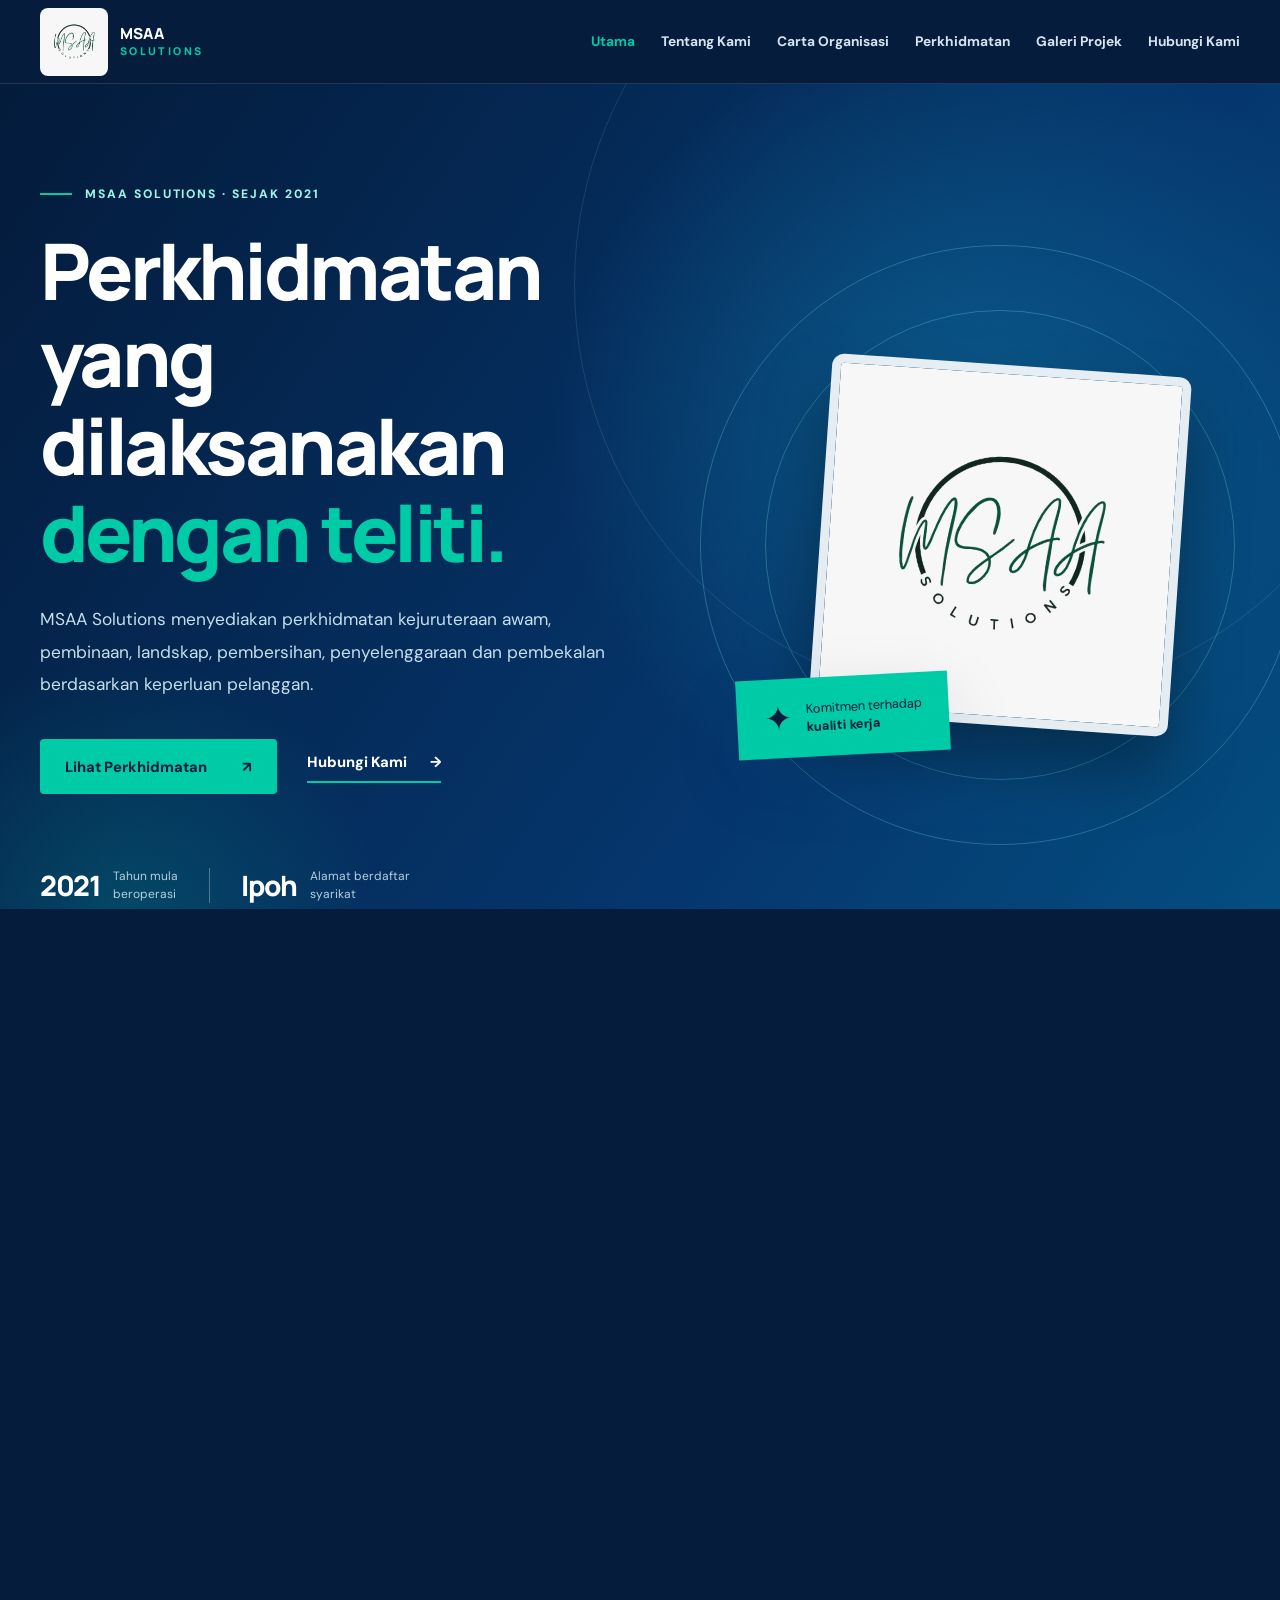
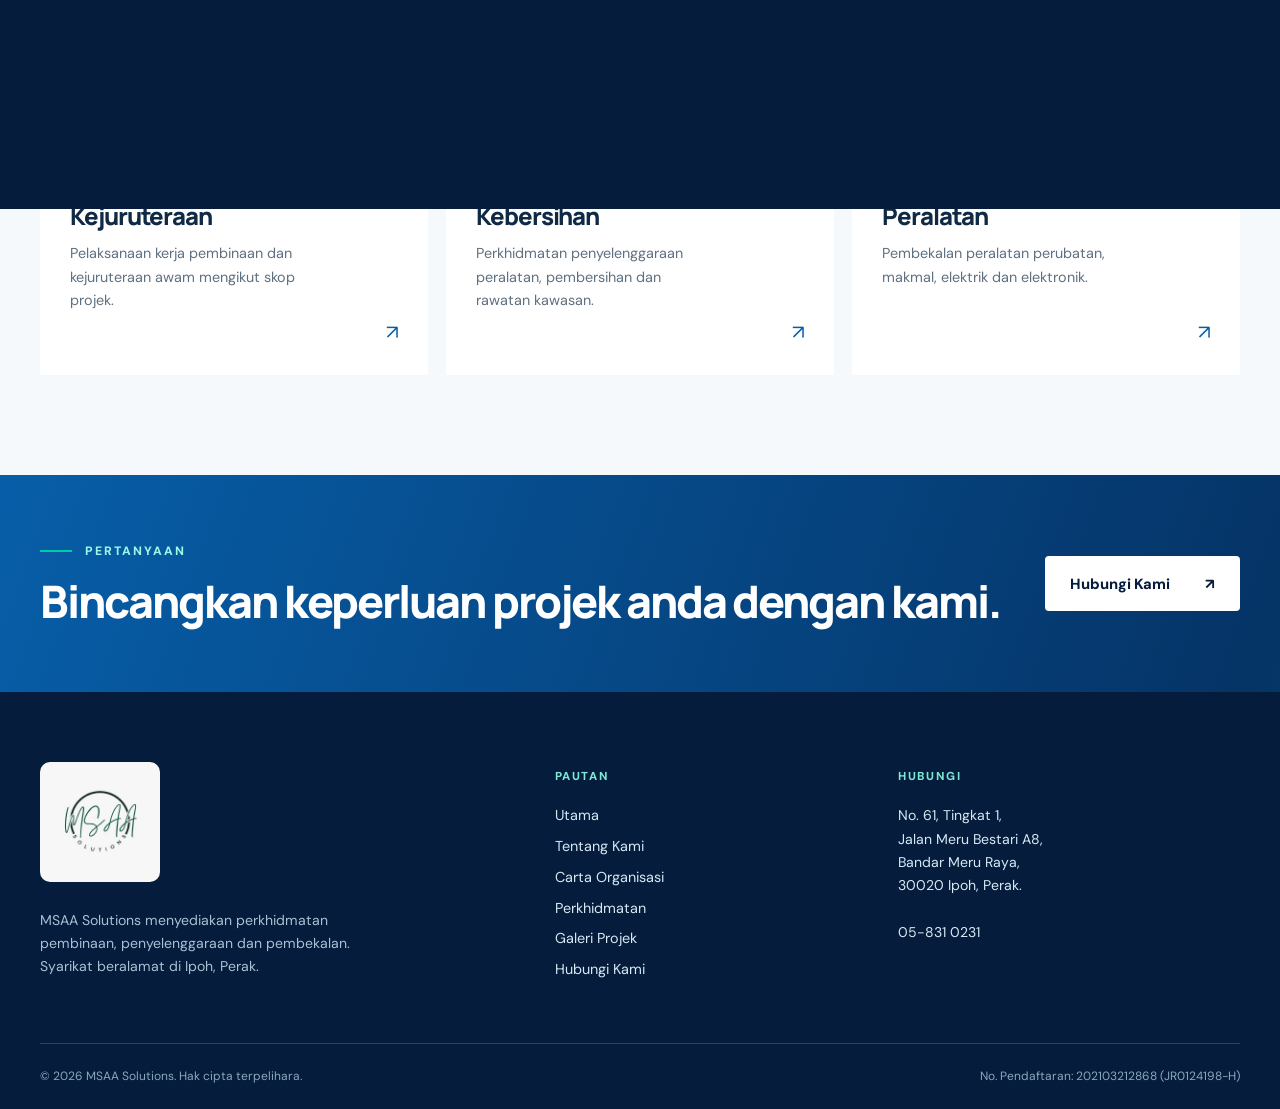
<file: index.html>
<!doctype html>
<html lang="ms">
  <head>
    <meta charset="utf-8" />
    <meta name="viewport" content="width=device-width, initial-scale=1" />
    <meta
      name="description"
      content="MSAA Solutions menyediakan perkhidmatan pembinaan, kejuruteraan awam, landskap, penyelenggaraan dan pembekalan di Malaysia."
    />
    <title>MSAA Solutions | Perkhidmatan Pembinaan dan Pembekalan</title>
    <link rel="icon" type="image/png" sizes="500x500" href="assets/logo-msaa-utama.png" />
    <link rel="apple-touch-icon" href="assets/logo-msaa-utama.png" />
    <link rel="stylesheet" href="assets/style.css?v=15" />
    <script defer src="assets/main.js?v=15"></script>
  </head>
  <body data-page="home">
    <div id="site-header"></div>
    <main id="main-content">
      <!-- Bahagian hero memperkenalkan perniagaan dengan ringkas. -->
      <section class="hero section-pad">
        <div class="hero-glow"></div>
        <div class="container hero-grid">
          <div class="hero-copy reveal">
            <p class="eyebrow light"><span class="eyebrow-line"></span> MSAA SOLUTIONS · SEJAK 2021</p>
            <h1>Perkhidmatan yang dilaksanakan <em>dengan teliti.</em></h1>
            <p class="hero-lead">
              MSAA Solutions menyediakan perkhidmatan kejuruteraan awam, pembinaan, landskap, pembersihan,
              penyelenggaraan dan pembekalan berdasarkan keperluan pelanggan.
            </p>
            <div class="hero-actions">
              <a class="button button-primary" href="perkhidmatan.html"
                >Lihat Perkhidmatan <span aria-hidden="true">↗</span></a
              >
              <a class="text-link light-link" href="hubungi.html">Hubungi Kami <span aria-hidden="true">→</span></a>
            </div>
            <div class="hero-proof">
              <span class="proof-number">2021</span><span>Tahun mula<br />beroperasi</span
              ><span class="proof-divider"></span><span class="proof-number">Ipoh</span
              ><span>Alamat berdaftar<br />syarikat</span>
            </div>
          </div>
          <!-- Logo utama dipaparkan mengikut nisbah imej asal. -->
          <div class="hero-art reveal" aria-label="Identiti rasmi MSAA Solutions">
            <div class="art-ring art-ring-one"></div>
            <div class="art-ring art-ring-two"></div>
            <div class="hero-image-wrap">
              <img
                src="assets/logo-msaa-utama.png"
                alt="Logo rasmi MSAA Solutions"
                width="500"
                height="500"
                fetchpriority="high"
              />
            </div>
            <div class="hero-float">
              <span class="float-icon">✦</span><span>Komitmen terhadap<br /><strong>kualiti kerja</strong></span>
            </div>
          </div>
        </div>
        <div class="hero-bottom container"><span>KEJURUTERAAN · PEMBINAAN · PEMBEKALAN</span><span>01 / 04</span></div>
      </section>

      <!-- Pengenalan ringkas syarikat dan pautan ke carta organisasi. -->
      <section class="intro section-pad">
        <div class="container intro-grid">
          <div class="reveal">
            <p class="eyebrow"><span class="eyebrow-line"></span> MENGENAI KAMI</p>
            <h2>Profil <em>MSAA Solutions.</em></h2>
          </div>
          <div class="intro-body reveal">
            <p>
              MSAA Solutions ialah perniagaan milikan tunggal yang berpusat di Ipoh, Perak. Sejak tahun 2021, syarikat
              menjalankan aktiviti dalam bidang pembinaan, landskap, pembersihan, penyelenggaraan dan pembekalan.
            </p>
            <div class="intro-links">
              <a class="text-link" href="tentang.html">Maklumat Syarikat <span aria-hidden="true">↗</span></a
              ><a class="text-link" href="tentang.html#organisasi"
                >Carta Organisasi <span aria-hidden="true">↗</span></a
              >
            </div>
          </div>
        </div>
      </section>

      <!-- Tiga kumpulan utama perkhidmatan syarikat. -->
      <section class="featured section-pad">
        <div class="container">
          <div class="section-top reveal">
            <div>
              <p class="eyebrow"><span class="eyebrow-line"></span> BIDANG PERNIAGAAN</p>
              <h2>Perkhidmatan Kami.</h2>
            </div>
            <a class="text-link" href="perkhidmatan.html">Senarai Perkhidmatan <span aria-hidden="true">↗</span></a>
          </div>
          <div class="feature-grid">
            <a class="feature-card reveal" href="perkhidmatan.html#pembinaan"
              ><span class="card-index">01 /</span><span class="card-symbol" aria-hidden="true">▰</span>
              <h3>Pembinaan &amp;<br />Kejuruteraan</h3>
              <p>Pelaksanaan kerja pembinaan dan kejuruteraan awam mengikut skop projek.</p>
              <span class="card-arrow" aria-hidden="true">↗</span></a
            >
            <a class="feature-card reveal" href="perkhidmatan.html#penyelenggaraan"
              ><span class="card-index">02 /</span><span class="card-symbol" aria-hidden="true">✳</span>
              <h3>Penyelenggaraan &amp;<br />Kebersihan</h3>
              <p>Perkhidmatan penyelenggaraan peralatan, pembersihan dan rawatan kawasan.</p>
              <span class="card-arrow" aria-hidden="true">↗</span></a
            >
            <a class="feature-card reveal" href="perkhidmatan.html#pembekalan"
              ><span class="card-index">03 /</span><span class="card-symbol" aria-hidden="true">◇</span>
              <h3>Pembekalan &amp;<br />Peralatan</h3>
              <p>Pembekalan peralatan perubatan, makmal, elektrik dan elektronik.</p>
              <span class="card-arrow" aria-hidden="true">↗</span></a
            >
          </div>
        </div>
      </section>
      <!-- Ruang ajakan untuk pelawat menghubungi syarikat. -->
      <section class="cta-band">
        <div class="container cta-inner">
          <div>
            <p class="eyebrow light"><span class="eyebrow-line"></span> PERTANYAAN</p>
            <h2>Bincangkan keperluan projek anda dengan kami.</h2>
          </div>
          <a class="button button-white" href="hubungi.html">Hubungi Kami <span aria-hidden="true">↗</span></a>
        </div>
      </section>
    </main>
    <div id="site-footer"></div>
  </body>
</html>
</file>
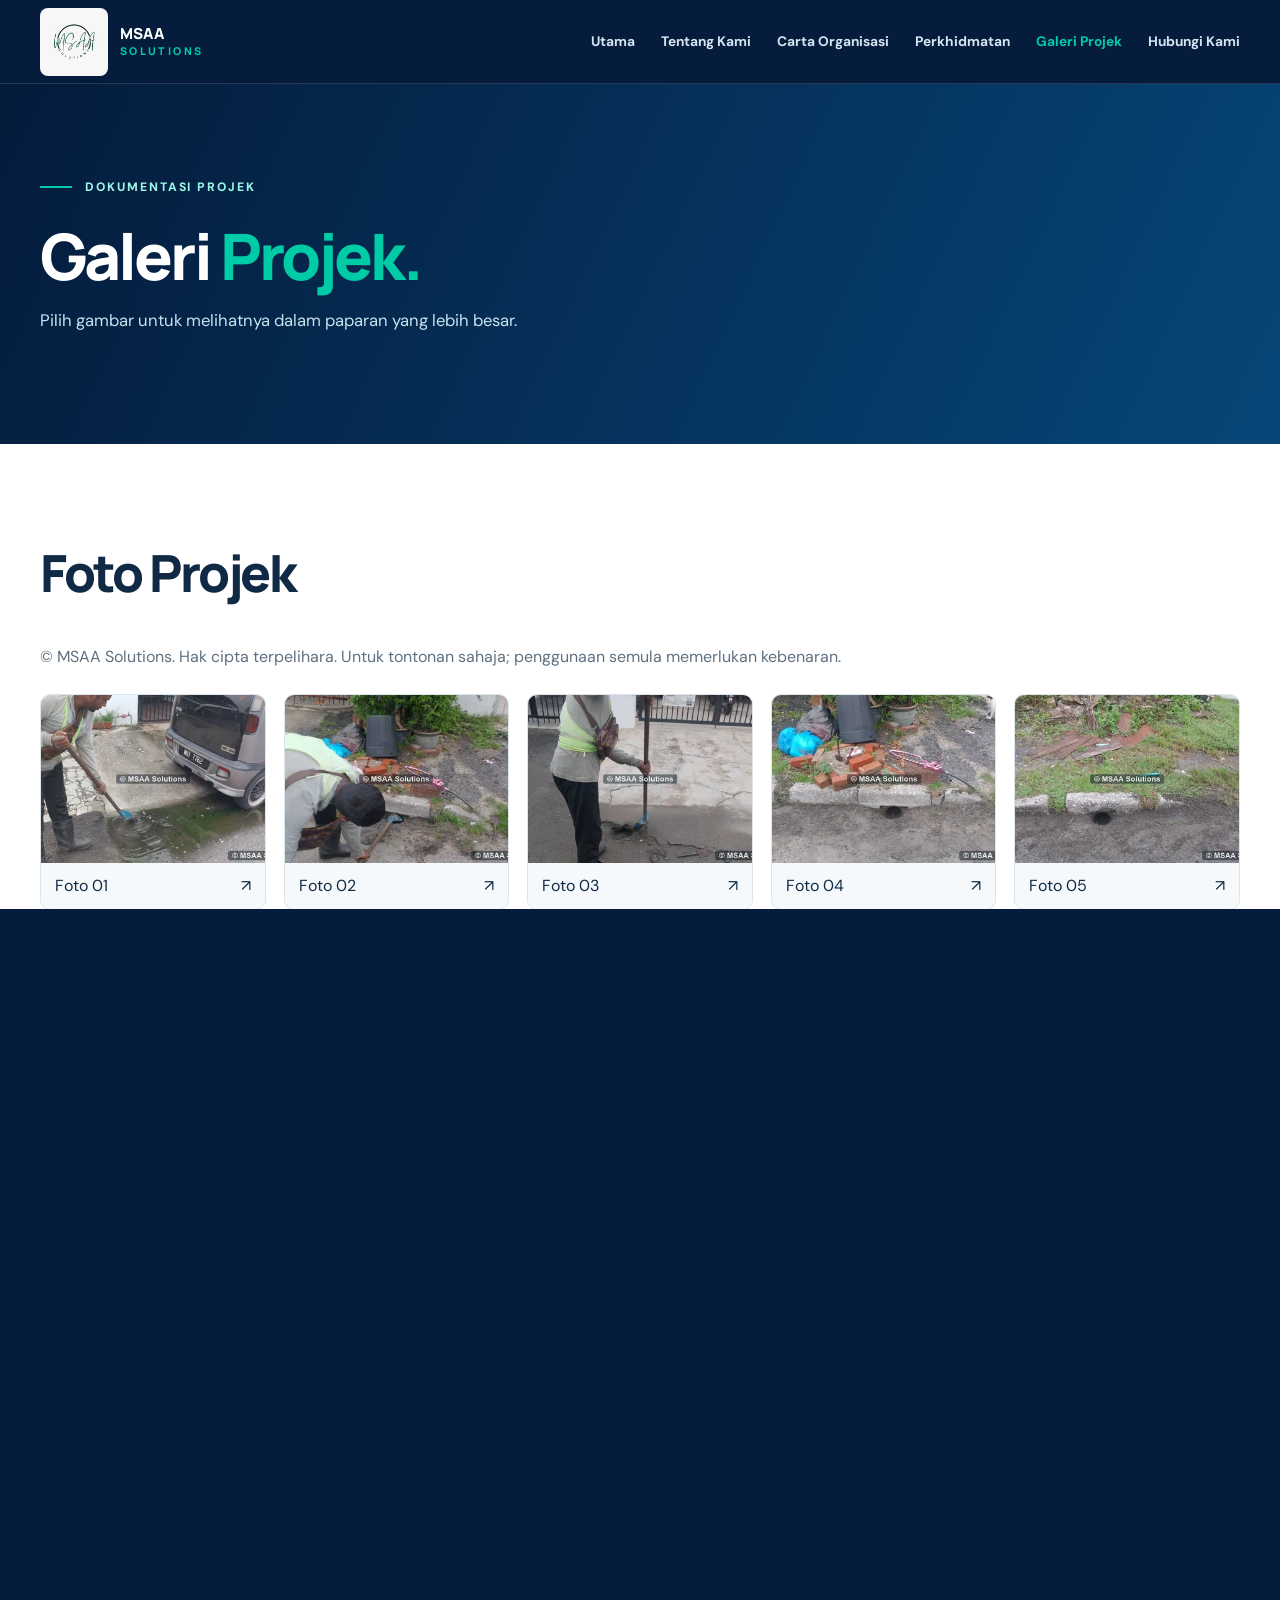
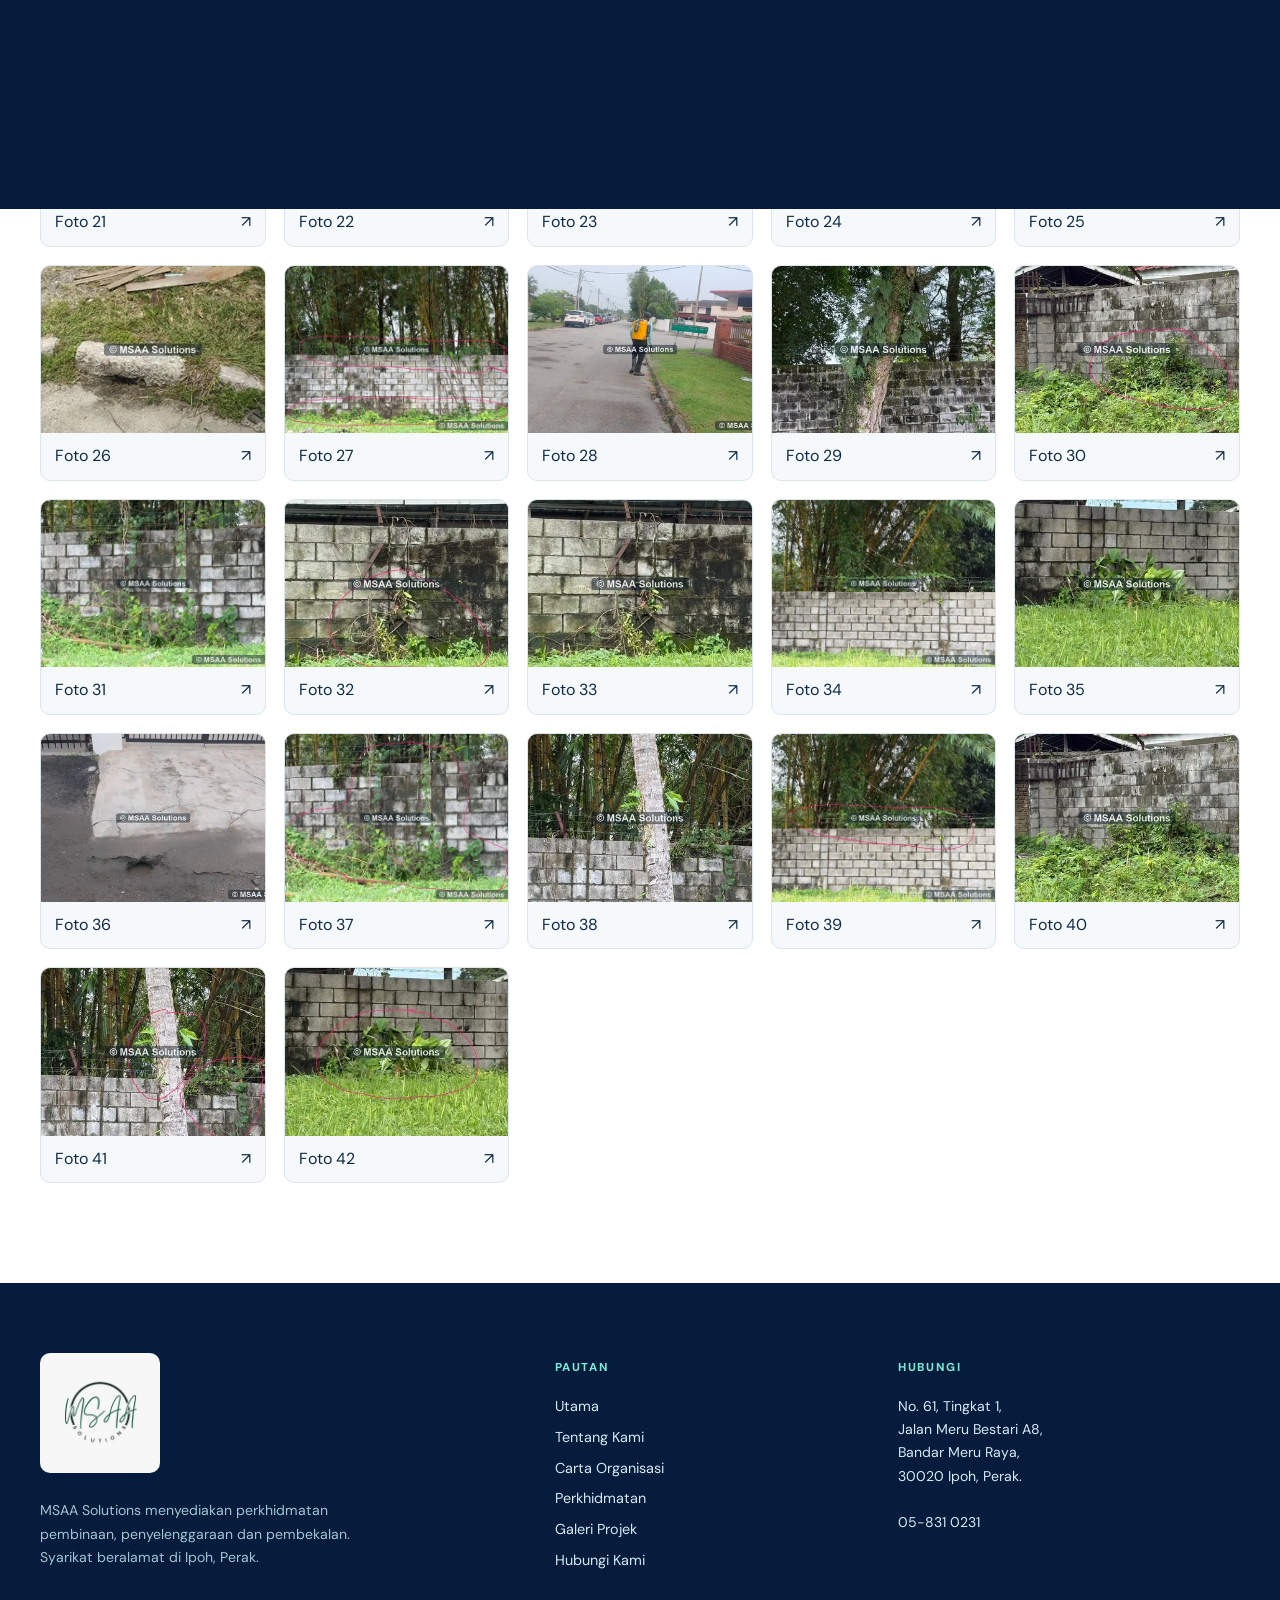
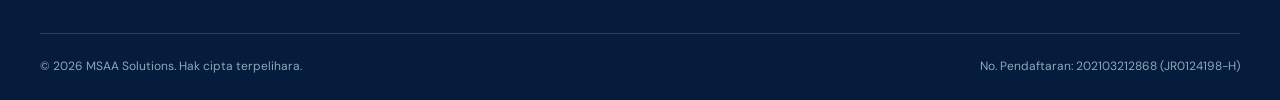
<file: galeri.html>
<!doctype html>
<html lang="ms">
  <head>
    <meta charset="utf-8" />
    <meta name="viewport" content="width=device-width, initial-scale=1" />
    <meta name="description" content="Lihat galeri foto projek MSAA Solutions." />
    <title>Galeri Projek | MSAA Solutions</title>
    <link rel="icon" type="image/png" sizes="500x500" href="assets/logo-msaa-utama.png" />
    <link rel="apple-touch-icon" href="assets/logo-msaa-utama.png" />
    <link rel="stylesheet" href="assets/style.css?v=15" />
    <script defer src="assets/main.js?v=15"></script>
    <script defer src="assets/galeri.js?v=1"></script>
  </head>
  <body data-page="galeri">
    <div id="site-header"></div>
    <main id="main-content">
      <section class="page-hero">
        <div class="container">
          <p class="eyebrow light"><span class="eyebrow-line"></span> DOKUMENTASI PROJEK</p>
          <h1>Galeri <em>Projek.</em></h1>
          <p>Pilih gambar untuk melihatnya dalam paparan yang lebih besar.</p>
        </div>
      </section>

      <section class="section-pad" aria-labelledby="gallery-title">
        <div class="container">
          <h2 id="gallery-title">Foto Projek</h2>
          <p class="gallery-notice">© MSAA Solutions. Hak cipta terpelihara. Untuk tontonan sahaja; penggunaan semula memerlukan kebenaran.</p>
          <div class="project-grid" data-project-grid></div>
          <noscript><p>Aktifkan JavaScript untuk menggunakan galeri projek.</p></noscript>
        </div>
      </section>

      <dialog class="project-view" aria-labelledby="project-title">
        <div class="project-view-bar">
          <h2 id="project-title" aria-live="polite"></h2>
          <button type="button" data-close autofocus>Tutup</button>
        </div>
        <img class="project-photo" draggable="false" alt="" />
        <div class="project-view-bar">
          <button type="button" data-prev>Sebelumnya</button>
          <button type="button" data-next>Seterusnya</button>
        </div>
      </dialog>
    </main>
    <div id="site-footer"></div>
  </body>
</html>
</file>
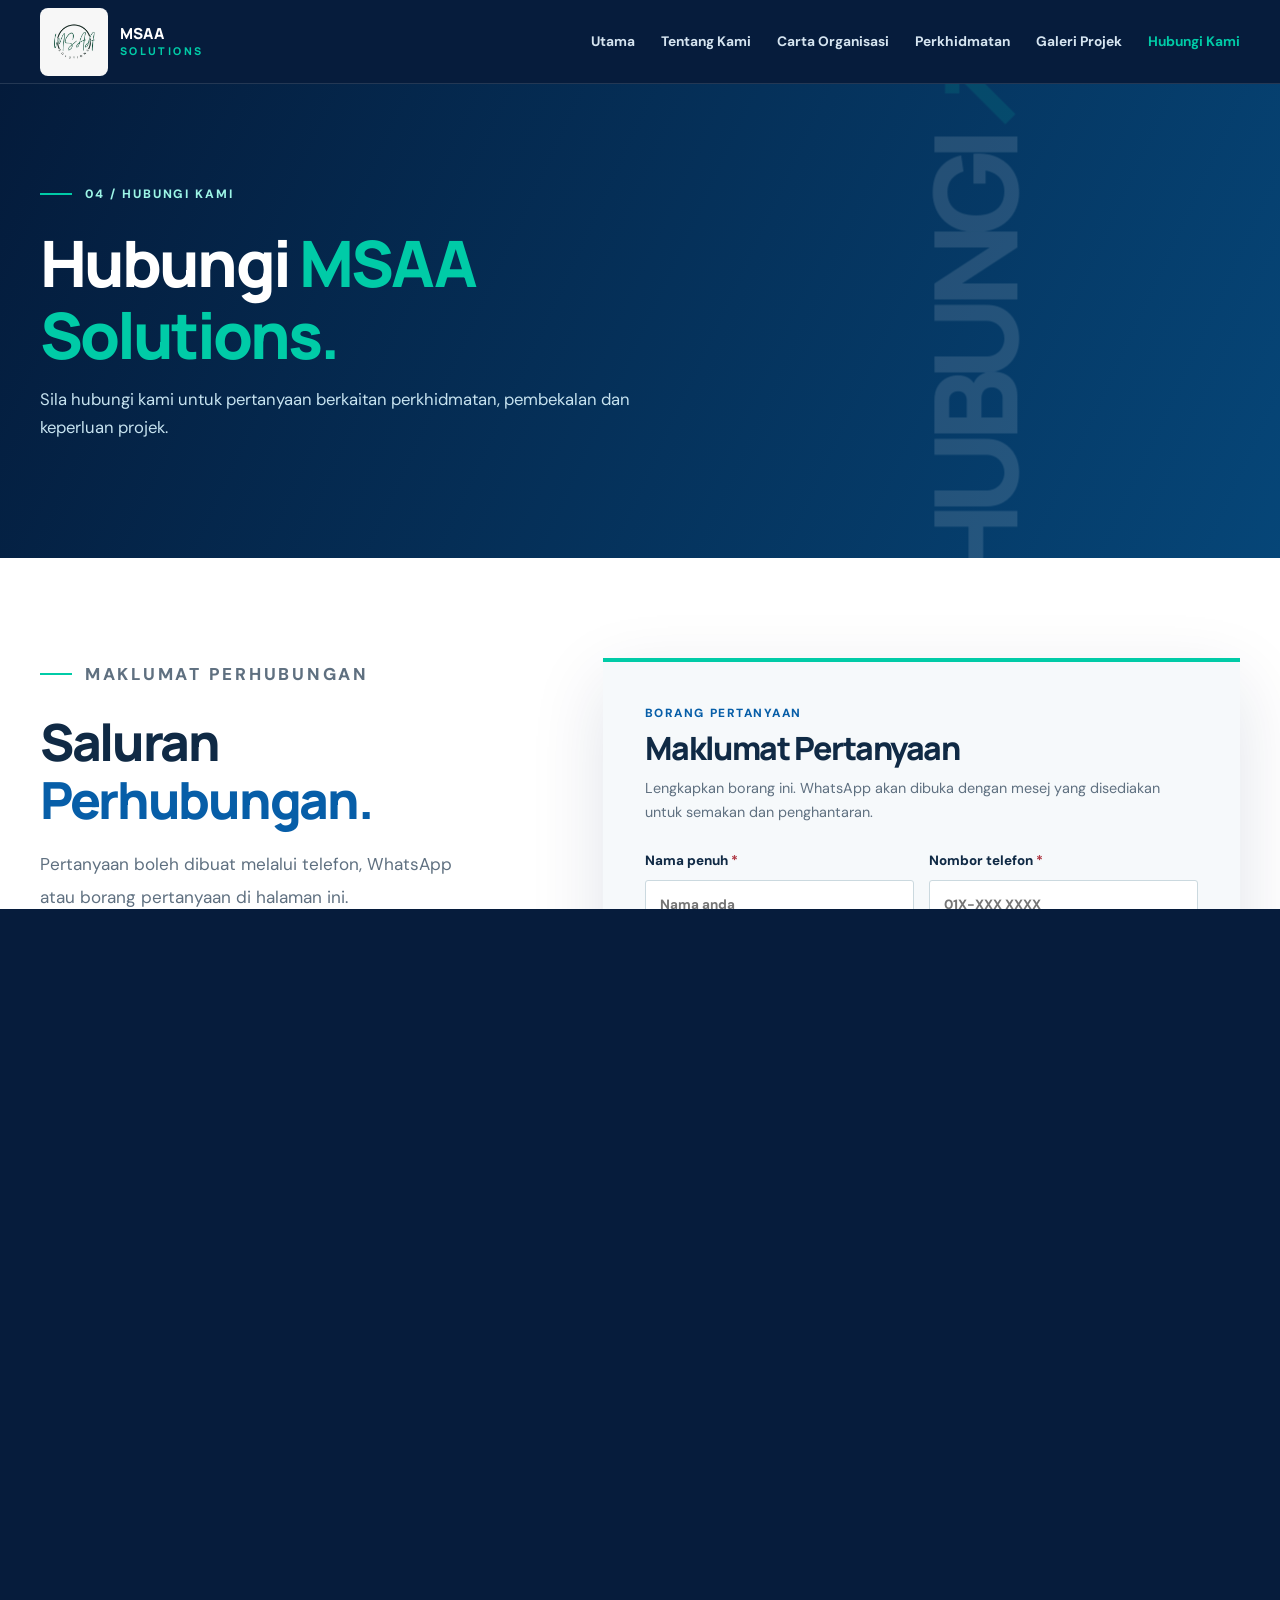
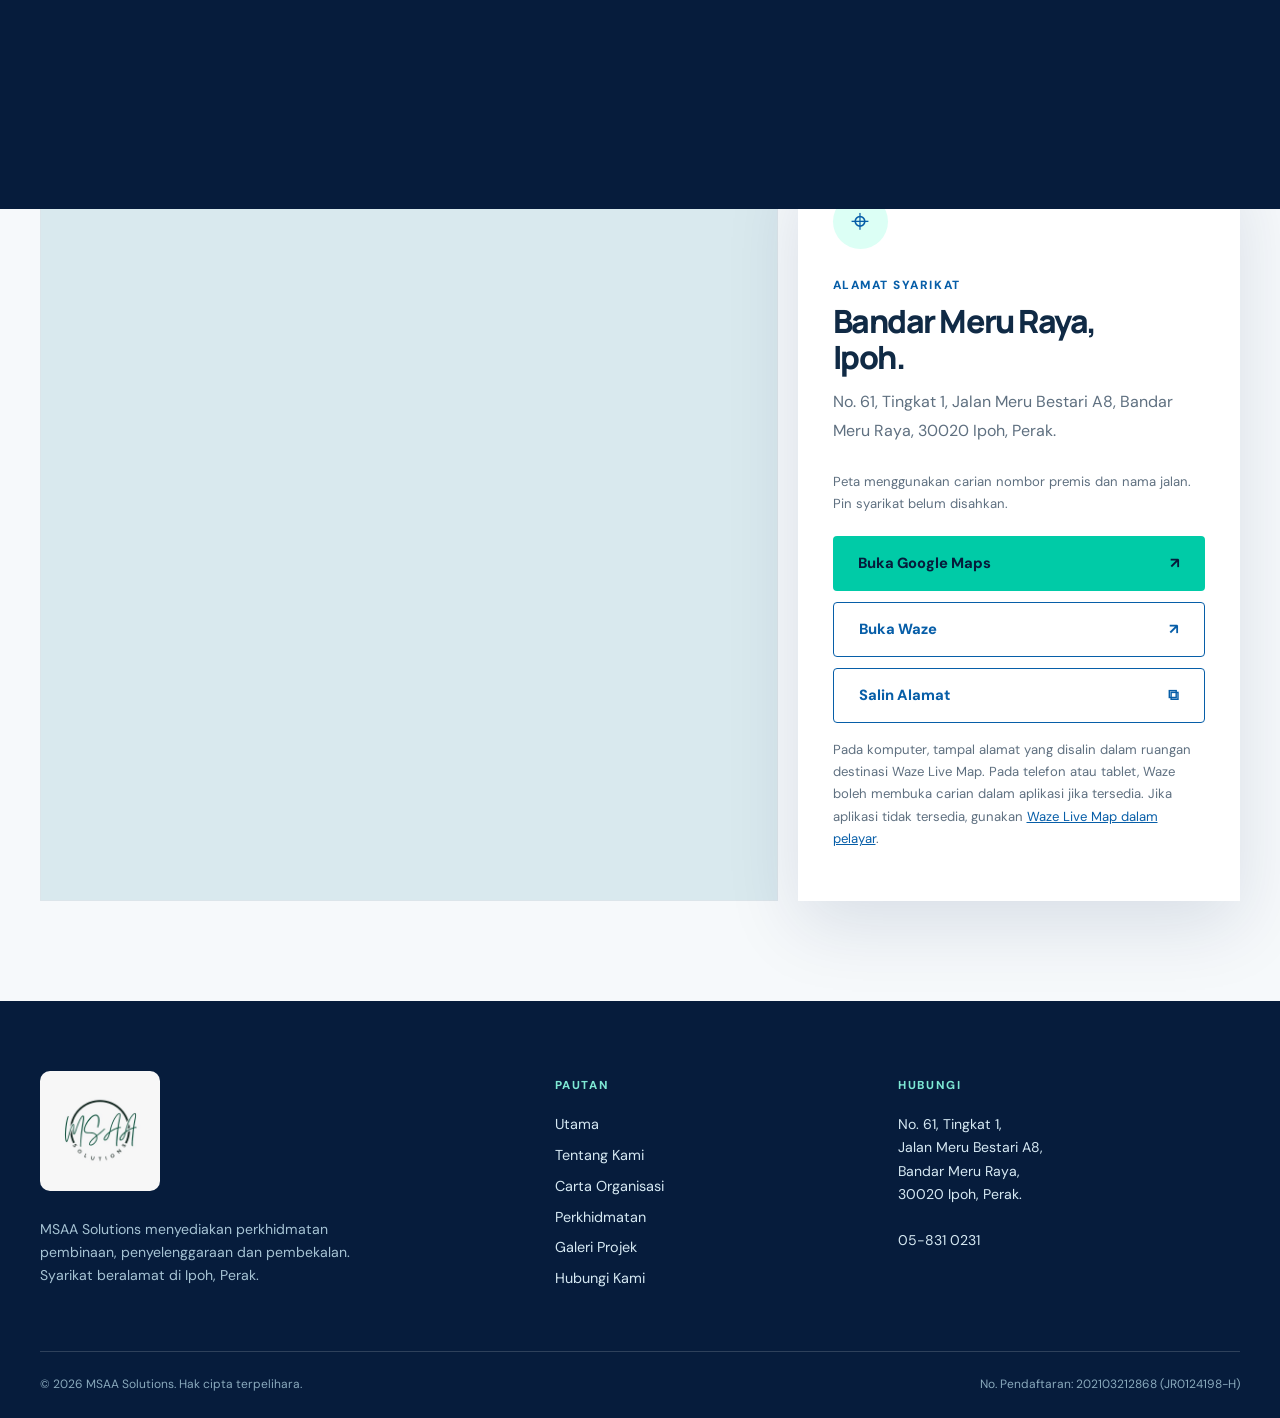
<file: hubungi.html>
<!doctype html>
<html lang="ms">
  <head>
    <meta charset="utf-8" />
    <meta name="viewport" content="width=device-width, initial-scale=1" />
    <meta
      name="description"
      content="Hubungi MSAA Solutions di Ipoh, Perak melalui telefon, WhatsApp atau borang pertanyaan."
    />
    <title>Hubungi Kami | MSAA Solutions</title>
    <link rel="icon" type="image/png" sizes="500x500" href="assets/logo-msaa-utama.png" />
    <link rel="apple-touch-icon" href="assets/logo-msaa-utama.png" />
    <link rel="stylesheet" href="assets/style.css?v=15" />
    <script defer src="assets/main.js?v=15"></script>
  </head>
  <body data-page="hubungi">
    <div id="site-header"></div>
    <main id="main-content">
      <!-- Tajuk halaman Hubungi Kami. -->
      <section class="page-hero section-pad">
        <div class="container page-hero-grid">
          <div class="reveal">
            <p class="eyebrow light"><span class="eyebrow-line"></span> 04 / HUBUNGI KAMI</p>
            <h1>Hubungi <em>MSAA Solutions.</em></h1>
            <p>Sila hubungi kami untuk pertanyaan berkaitan perkhidmatan, pembekalan dan keperluan projek.</p>
          </div>
          <div class="page-hero-mark" aria-hidden="true">HUBUNGI<span>↗</span></div>
        </div>
      </section>
      <!-- Maklumat perhubungan dan borang yang membuka WhatsApp. -->
      <section class="section-pad contact-section">
        <div class="container contact-grid">
          <div class="contact-info reveal">
            <p class="eyebrow"><span class="eyebrow-line"></span> MAKLUMAT PERHUBUNGAN</p>
            <h2>Saluran <em>Perhubungan.</em></h2>
            <p>Pertanyaan boleh dibuat melalui telefon, WhatsApp atau borang pertanyaan di halaman ini.</p>
            <div class="contact-list">
              <div><span>Telefon pejabat</span><a href="tel:+6058310231">05-831 0231</a></div>
              <div>
                <span>WhatsApp pemilik</span
                ><a href="https://wa.me/60125097527" target="_blank" rel="noopener noreferrer">012-509 7527 ↗</a>
              </div>
              <div>
                <span>Alamat berdaftar</span>
                <address>No. 61, Tingkat 1, Jalan Meru Bestari A8,<br />Bandar Meru Raya, 30020 Ipoh, Perak.</address>
              </div>
              <div>
                <span>Alamat cawangan</span>
                <address>No. 10, Jalan Nilam Sari 1,<br />Taman Nilam Sari, 05300 Alor Setar, Kedah.</address>
              </div>
            </div>
          </div>
          <div class="contact-form-card reveal">
            <p class="form-kicker">BORANG PERTANYAAN</p>
            <h3>Maklumat Pertanyaan</h3>
            <p class="form-explain">
              Lengkapkan borang ini. WhatsApp akan dibuka dengan mesej yang disediakan untuk semakan dan penghantaran.
            </p>
            <form id="contact-form">
              <div class="form-grid">
                <label
                  >Nama penuh <span>*</span
                  ><input
                    name="nama"
                    type="text"
                    autocomplete="name"
                    placeholder="Nama anda"
                    maxlength="120"
                    required /></label
                ><label
                  >Nombor telefon <span>*</span
                  ><input
                    name="telefon"
                    type="tel"
                    autocomplete="tel"
                    inputmode="tel"
                    pattern="\+?[0-9][0-9 \(\)\-]{7,23}"
                    maxlength="24"
                    title="Masukkan nombor telefon yang sah, contohnya 012-345 6789."
                    placeholder="01X-XXX XXXX"
                    required
                /></label>
              </div>
              <label
                >Perkhidmatan yang diperlukan <span>*</span
                ><select name="perkhidmatan" required>
                  <option value="" disabled selected>Sila pilih perkhidmatan</option>
                  <option>Pembinaan &amp; kejuruteraan awam</option>
                  <option>Landskap</option>
                  <option>Kebersihan &amp; rawatan kawasan</option>
                  <option>Penyelenggaraan peralatan</option>
                  <option>Bekalan perubatan &amp; makmal</option>
                  <option>Elektrik &amp; elektronik</option>
                  <option>Pertanyaan lain</option>
                </select></label
              ><label
                >Butiran pertanyaan <span>*</span
                ><textarea
                  name="mesej"
                  rows="5"
                  maxlength="2000"
                  placeholder="Nyatakan keperluan anda secara ringkas..."
                  required
                ></textarea></label
              ><button class="button button-primary form-submit" type="submit">
                Teruskan ke WhatsApp <span aria-hidden="true">↗</span>
              </button>
              <p class="form-status" id="form-status" role="status" aria-live="polite"></p>
              <!-- Pautan alternatif jika pelayar menyekat tetingkap WhatsApp. -->
              <a
                class="text-link whatsapp-fallback"
                id="whatsapp-fallback"
                href="https://wa.me/60125097527"
                target="_blank"
                rel="noopener noreferrer"
                hidden
              >
                Buka Mesej dalam WhatsApp <span aria-hidden="true">↗</span>
              </a>
            </form>
          </div>
        </div>
      </section>

      <!-- Peta lokasi dan pautan navigasi untuk pengguna komputer serta telefon. -->
      <section class="location-section section-pad" aria-labelledby="location-title">
        <div class="container">
          <div class="section-top reveal">
            <div>
              <p class="eyebrow"><span class="eyebrow-line"></span> LOKASI KAMI</p>
              <h2 id="location-title">Lokasi <em>Pejabat.</em></h2>
            </div>
            <p>Alamat berdaftar MSAA Solutions terletak di Bandar Meru Raya, Ipoh, Perak.</p>
          </div>
          <div class="location-grid">
            <div class="map-frame reveal">
              <iframe
                title="Carian alamat di Jalan Meru Bestari A8, Ipoh"
                src="https://maps.google.com/maps?q=61%20Jalan%20Meru%20Bestari%20A8%2C%20Bandar%20Meru%20Raya%2C%20Ipoh%2C%20Perak&amp;output=embed"
                loading="lazy"
                referrerpolicy="no-referrer-when-downgrade"
                allowfullscreen
              ></iframe>
            </div>
            <div class="location-card reveal">
              <span class="location-pin" aria-hidden="true">⌖</span>
              <p class="form-kicker">ALAMAT SYARIKAT</p>
              <h3>Bandar Meru Raya,<br />Ipoh.</h3>
              <address id="office-address">
                No. 61, Tingkat 1, Jalan Meru Bestari A8, Bandar Meru Raya, 30020 Ipoh, Perak.
              </address>
              <p class="location-note">
                Peta menggunakan carian nombor premis dan nama jalan. Pin syarikat belum disahkan.
              </p>
              <div class="direction-links">
                <a
                  class="button button-primary"
                  href="https://www.google.com/maps/search/?api=1&amp;query=61%20Jalan%20Meru%20Bestari%20A8%2C%20Bandar%20Meru%20Raya%2C%20Ipoh%2C%20Perak"
                  target="_blank"
                  rel="noopener noreferrer"
                  >Buka Google Maps <span aria-hidden="true">↗</span></a
                >
                <a
                  class="button button-outline"
                  id="waze-directions"
                  href="https://www.waze.com/live-map/"
                  data-app-href="https://www.waze.com/ul?q=61%20Jalan%20Meru%20Bestari%20A8%2C%20Bandar%20Meru%20Raya%2C%20Ipoh%2C%20Perak"
                  target="_blank"
                  rel="noopener noreferrer"
                  >Buka Waze <span aria-hidden="true">↗</span></a
                >
                <button class="button button-outline" id="copy-address" type="button">
                  Salin Alamat <span aria-hidden="true">⧉</span>
                </button>
              </div>
              <p class="location-note">
                Pada komputer, tampal alamat yang disalin dalam ruangan destinasi Waze Live Map. Pada telefon atau
                tablet, Waze boleh membuka carian dalam aplikasi jika tersedia. Jika aplikasi tidak tersedia, gunakan
                <a href="https://www.waze.com/live-map/" target="_blank" rel="noopener noreferrer"
                  >Waze Live Map dalam pelayar</a
                >.
              </p>
              <p class="location-note" id="address-status" role="status" aria-live="polite"></p>
            </div>
          </div>
        </div>
      </section>
    </main>
    <div id="site-footer"></div>
  </body>
</html>
</file>
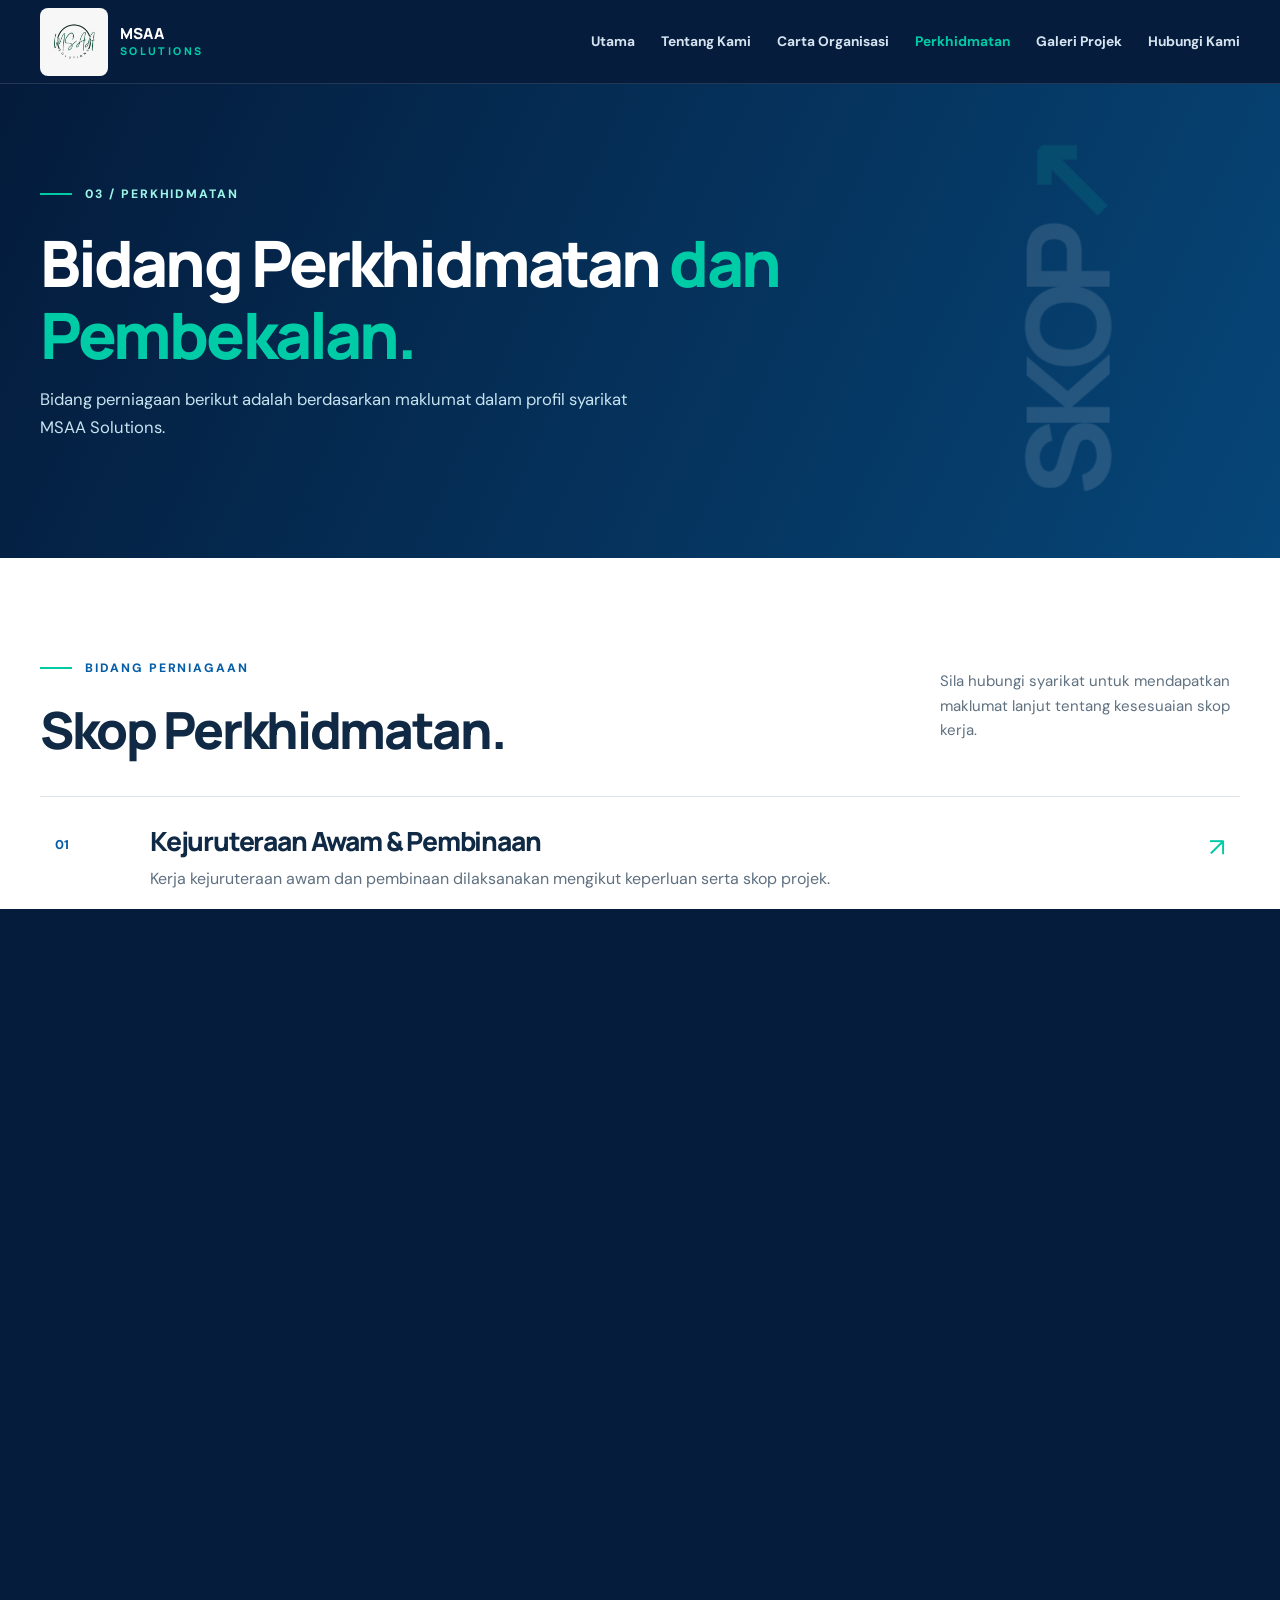
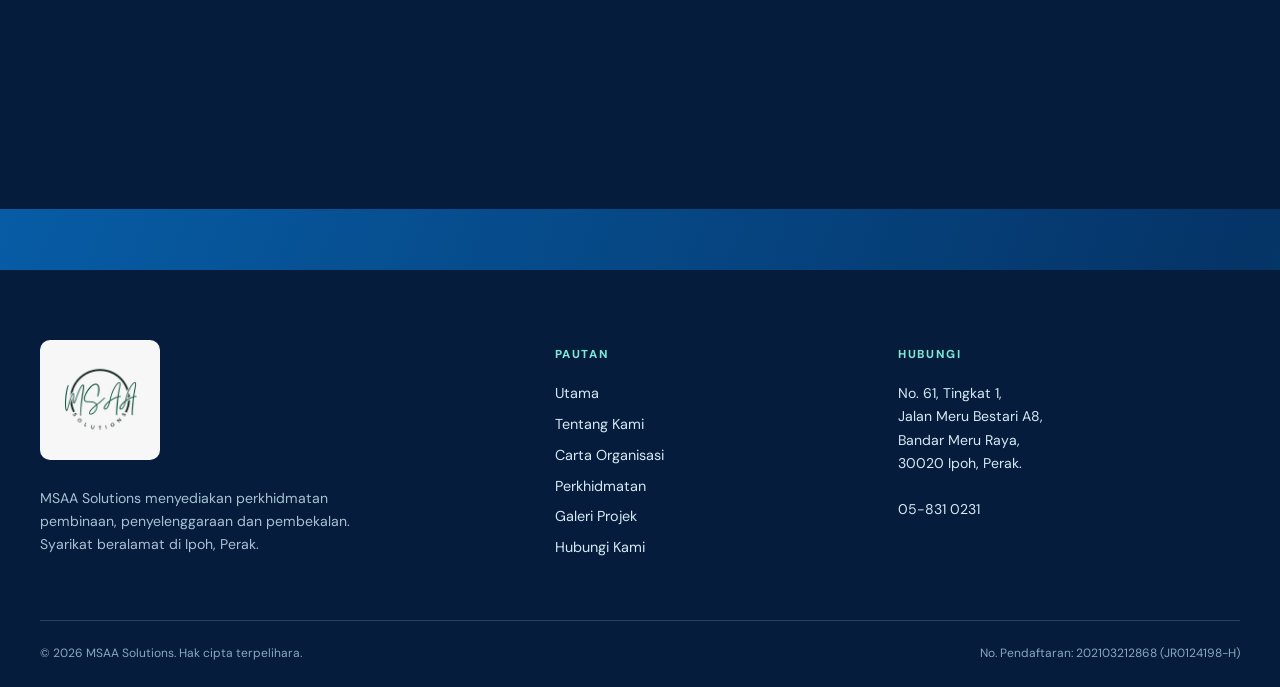
<file: perkhidmatan.html>
<!doctype html>
<html lang="ms">
  <head>
    <meta charset="utf-8" />
    <meta name="viewport" content="width=device-width, initial-scale=1" />
    <meta
      name="description"
      content="Perkhidmatan MSAA Solutions: pembinaan, kejuruteraan awam, landskap, kebersihan, penyelenggaraan dan pembekalan."
    />
    <title>Perkhidmatan | MSAA Solutions</title>
    <link rel="icon" type="image/png" sizes="500x500" href="assets/logo-msaa-utama.png" />
    <link rel="apple-touch-icon" href="assets/logo-msaa-utama.png" />
    <link rel="stylesheet" href="assets/style.css?v=15" />
    <script defer src="assets/main.js?v=15"></script>
  </head>
  <body data-page="perkhidmatan">
    <div id="site-header"></div>
    <main id="main-content">
      <!-- Tajuk halaman Perkhidmatan. -->
      <section class="page-hero section-pad">
        <div class="container page-hero-grid">
          <div class="reveal">
            <p class="eyebrow light"><span class="eyebrow-line"></span> 03 / PERKHIDMATAN</p>
            <h1>Bidang Perkhidmatan <em>dan Pembekalan.</em></h1>
            <p>Bidang perniagaan berikut adalah berdasarkan maklumat dalam profil syarikat MSAA Solutions.</p>
          </div>
          <div class="page-hero-mark" aria-hidden="true">SKOP<span>↗</span></div>
        </div>
      </section>
      <!-- Senarai bidang kerja seperti dalam profil syarikat. -->
      <section class="section-pad service-section">
        <div class="container">
          <div class="section-top reveal">
            <div>
              <p class="eyebrow"><span class="eyebrow-line"></span> BIDANG PERNIAGAAN</p>
              <h2>Skop Perkhidmatan.</h2>
            </div>
            <p>Sila hubungi syarikat untuk mendapatkan maklumat lanjut tentang kesesuaian skop kerja.</p>
          </div>
          <div class="services-list">
            <article class="service-row reveal" id="pembinaan">
              <span class="service-no">01</span>
              <div>
                <h3>Kejuruteraan Awam &amp; Pembinaan</h3>
                <p>Kerja kejuruteraan awam dan pembinaan dilaksanakan mengikut keperluan serta skop projek.</p>
              </div>
              <span class="service-icon" aria-hidden="true">↗</span>
            </article>
            <article class="service-row reveal">
              <span class="service-no">02</span>
              <div>
                <h3>Landskap</h3>
                <p>Perkhidmatan landskap dan penjagaan kawasan luar.</p>
              </div>
              <span class="service-icon" aria-hidden="true">↗</span>
            </article>
            <article class="service-row reveal" id="penyelenggaraan">
              <span class="service-no">03</span>
              <div>
                <h3>Kebersihan &amp; Rawatan Kawasan</h3>
                <p>Perkhidmatan pembersihan bangunan dan pejabat serta rawatan kawasan.</p>
              </div>
              <span class="service-icon" aria-hidden="true">↗</span>
            </article>
            <article class="service-row reveal">
              <span class="service-no">04</span>
              <div>
                <h3>Penyelenggaraan Peralatan</h3>
                <p>Perkhidmatan penyelenggaraan dan pembaikan peralatan berdasarkan skop kerja yang dipersetujui.</p>
              </div>
              <span class="service-icon" aria-hidden="true">↗</span>
            </article>
            <article class="service-row reveal" id="pembekalan">
              <span class="service-no">05</span>
              <div>
                <h3>Bekalan Perubatan &amp; Makmal</h3>
                <p>Pembekalan peralatan perubatan dan makmal mengikut keperluan pelanggan.</p>
              </div>
              <span class="service-icon" aria-hidden="true">↗</span>
            </article>
            <article class="service-row reveal">
              <span class="service-no">06</span>
              <div>
                <h3>Elektrik &amp; Elektronik</h3>
                <p>Pembekalan dan perkhidmatan berkaitan elektrik serta elektronik.</p>
              </div>
              <span class="service-icon" aria-hidden="true">↗</span>
            </article>
          </div>
        </div>
      </section>
      <!-- Pautan untuk pertanyaan tentang skop kerja. -->
      <section class="cta-band">
        <div class="container cta-inner">
          <div>
            <p class="eyebrow light"><span class="eyebrow-line"></span> PERTANYAAN PERKHIDMATAN</p>
            <h2>Hubungi kami untuk membincangkan skop kerja.</h2>
          </div>
          <a class="button button-white" href="hubungi.html">Hubungi Kami <span aria-hidden="true">↗</span></a>
        </div>
      </section>
    </main>
    <div id="site-footer"></div>
  </body>
</html>
</file>
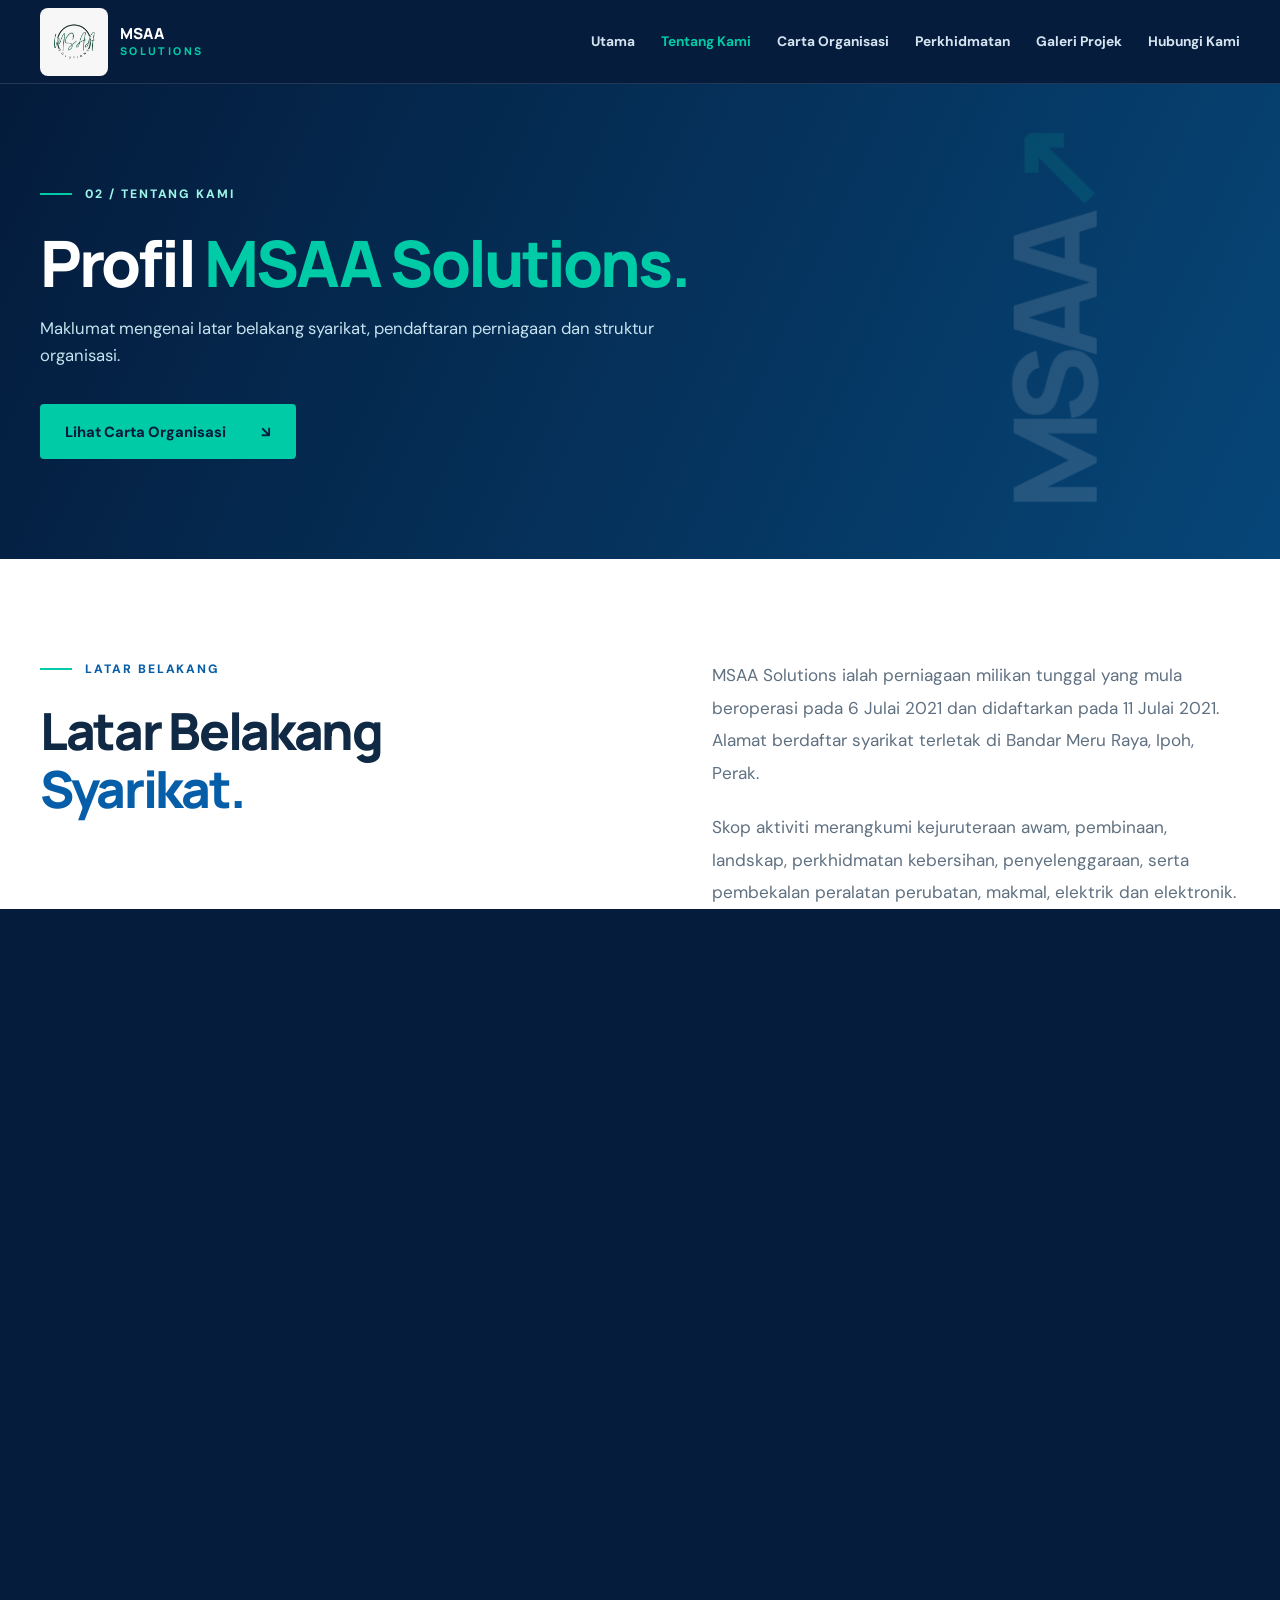
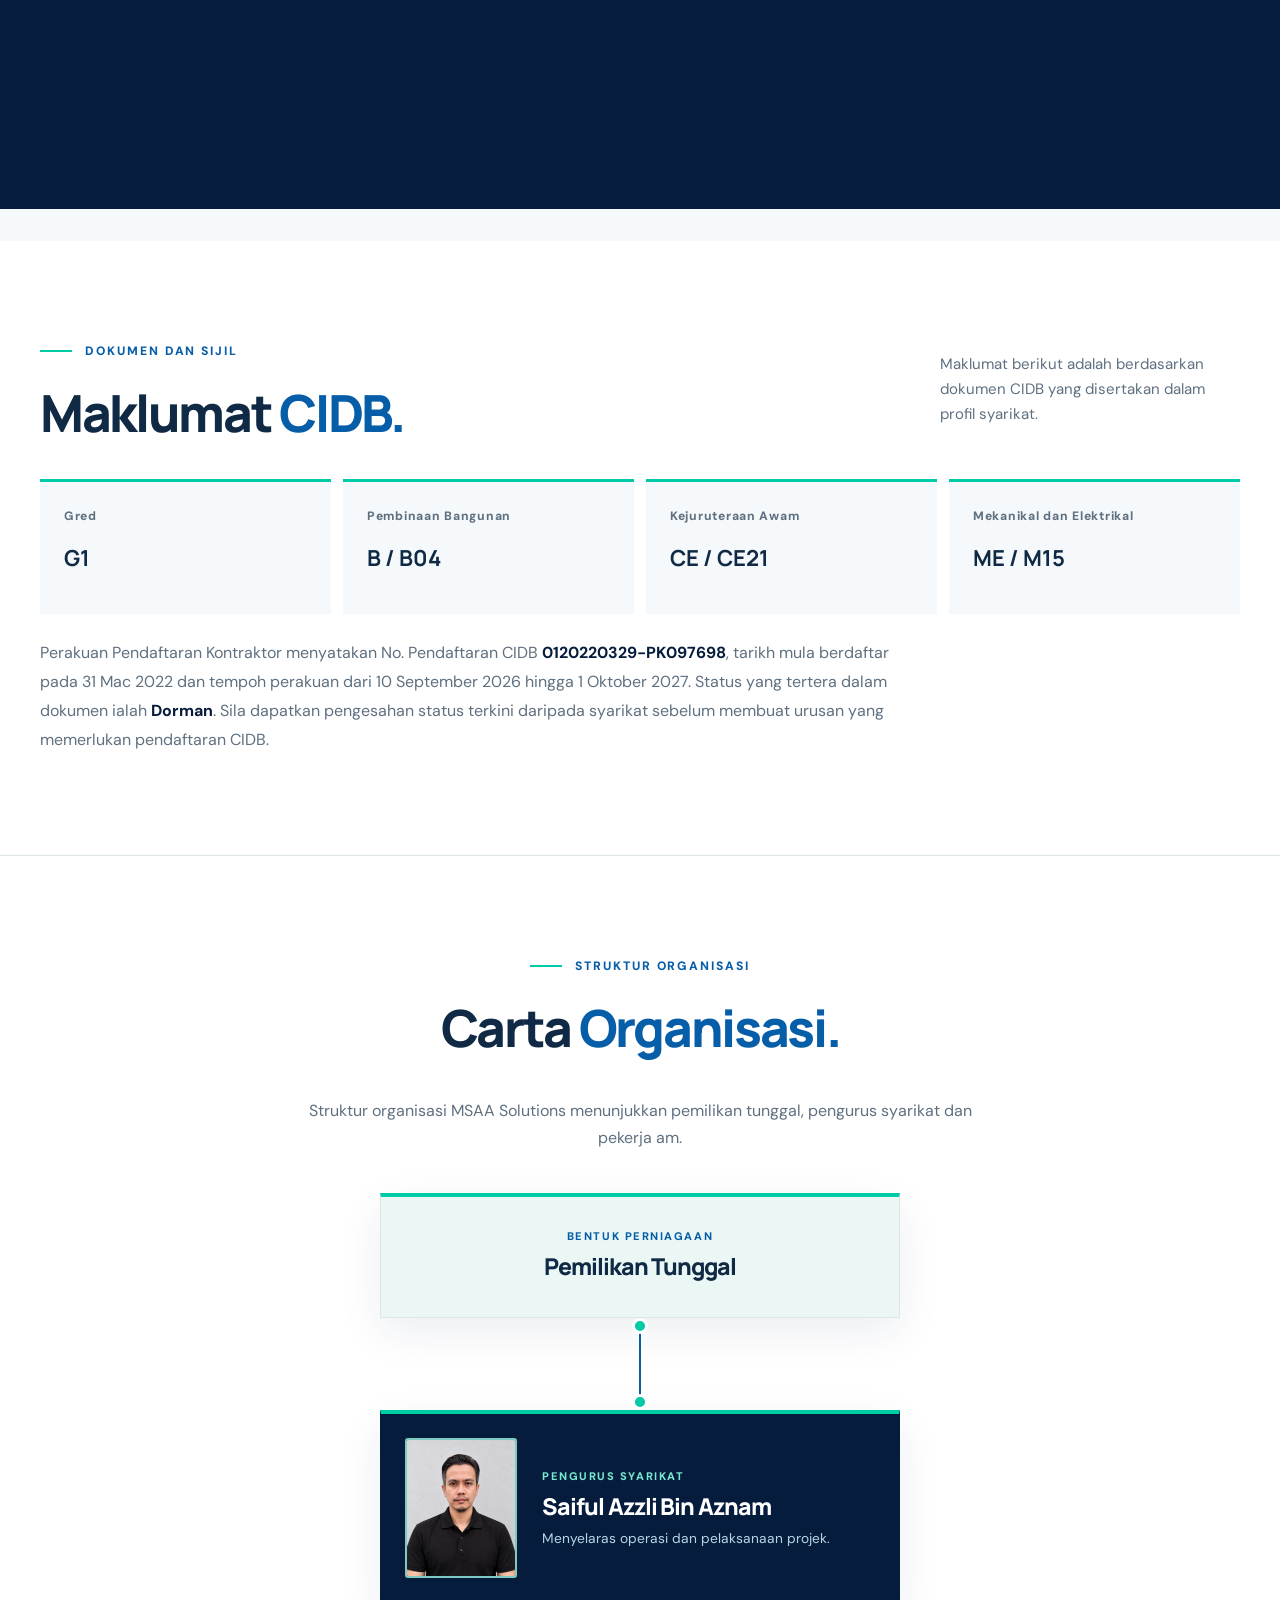
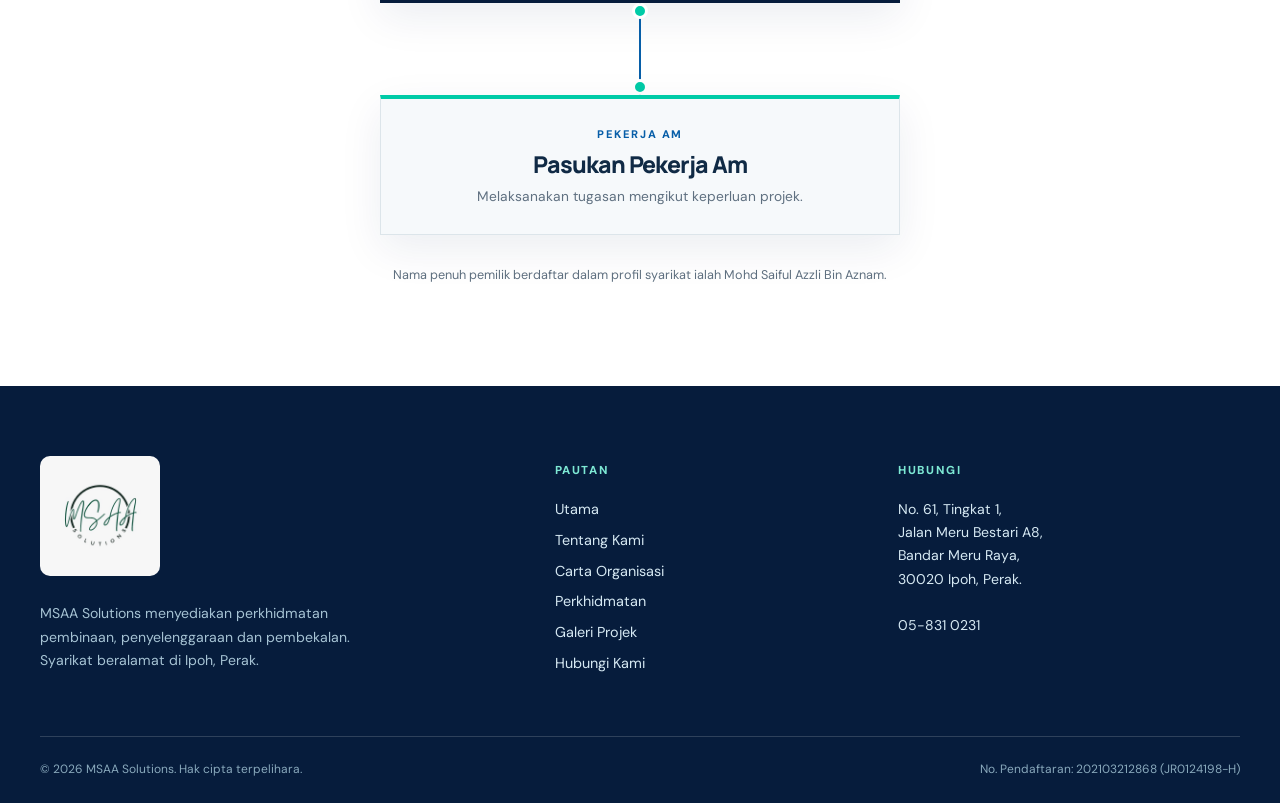
<file: tentang.html>
<!doctype html>
<html lang="ms">
  <head>
    <meta charset="utf-8" />
    <meta name="viewport" content="width=device-width, initial-scale=1" />
    <meta
      name="description"
      content="Kenali latar belakang, pemilik dan maklumat perniagaan MSAA Solutions di Ipoh, Perak."
    />
    <title>Tentang Kami | MSAA Solutions</title>
    <link rel="icon" type="image/png" sizes="500x500" href="assets/logo-msaa-utama.png" />
    <link rel="apple-touch-icon" href="assets/logo-msaa-utama.png" />
    <link rel="stylesheet" href="assets/style.css?v=15" />
    <script defer src="assets/main.js?v=15"></script>
  </head>
  <body data-page="tentang">
    <div id="site-header"></div>
    <main id="main-content">
      <!-- Tajuk halaman Tentang Kami. -->
      <section class="page-hero section-pad">
        <div class="container page-hero-grid">
          <div class="reveal">
            <p class="eyebrow light"><span class="eyebrow-line"></span> 02 / TENTANG KAMI</p>
            <h1>Profil <em>MSAA Solutions.</em></h1>
            <p>Maklumat mengenai latar belakang syarikat, pendaftaran perniagaan dan struktur organisasi.</p>
            <a class="button button-primary" href="#organisasi"
              >Lihat Carta Organisasi <span aria-hidden="true">↘</span></a
            >
          </div>
          <div class="page-hero-mark" aria-hidden="true">MSAA<span>↗</span></div>
        </div>
      </section>
      <!-- Penerangan latar belakang berdasarkan profil syarikat. -->
      <section class="section-pad about-story">
        <div class="container two-col">
          <div class="reveal">
            <p class="eyebrow"><span class="eyebrow-line"></span> LATAR BELAKANG</p>
            <h2>Latar Belakang <em>Syarikat.</em></h2>
          </div>
          <div class="prose reveal">
            <p>
              MSAA Solutions ialah perniagaan milikan tunggal yang mula beroperasi pada 6 Julai 2021 dan didaftarkan
              pada 11 Julai 2021. Alamat berdaftar syarikat terletak di Bandar Meru Raya, Ipoh, Perak.
            </p>
            <p>
              Skop aktiviti merangkumi kejuruteraan awam, pembinaan, landskap, perkhidmatan kebersihan, penyelenggaraan,
              serta pembekalan peralatan perubatan, makmal, elektrik dan elektronik.
            </p>
            <p>
              Syarikat memberi perhatian kepada kecekapan, keselamatan, pematuhan dan kepuasan pelanggan dalam
              pelaksanaan setiap tugasan.
            </p>
          </div>
        </div>
      </section>
      <!-- Fakta asas pendaftaran dan pemilikan perniagaan. -->
      <section class="facts section-pad">
        <div class="container">
          <div class="section-top reveal">
            <div>
              <p class="eyebrow"><span class="eyebrow-line"></span> MAKLUMAT SYARIKAT</p>
              <h2>Maklumat Perniagaan.</h2>
            </div>
          </div>
          <div class="facts-grid">
            <div class="fact reveal"><span>Nama perniagaan</span><strong>MSAA Solutions</strong></div>
            <div class="fact reveal"><span>Bentuk perniagaan</span><strong>Pemilikan tunggal</strong></div>
            <div class="fact reveal">
              <span>No. pendaftaran</span><strong>202103212868<br />(JR0124198-H)</strong>
            </div>
            <div class="fact reveal"><span>Mula beroperasi</span><strong>6 Julai 2021</strong></div>
            <div class="fact reveal"><span>Tarikh pendaftaran</span><strong>11 Julai 2021</strong></div>
            <div class="fact reveal"><span>Pemilik berdaftar</span><strong>Mohd Saiful Azzli Bin Aznam</strong></div>
          </div>
        </div>
      </section>
      <!-- Butiran CIDB dipetik daripada sijil dalam profil syarikat. -->
      <section class="registration-section section-pad" aria-labelledby="registration-title">
        <div class="container">
          <div class="section-top reveal">
            <div>
              <p class="eyebrow"><span class="eyebrow-line"></span> DOKUMEN DAN SIJIL</p>
              <h2 id="registration-title">Maklumat <em>CIDB.</em></h2>
            </div>
            <p>Maklumat berikut adalah berdasarkan dokumen CIDB yang disertakan dalam profil syarikat.</p>
          </div>
          <div class="registration-grid">
            <div class="registration-item reveal"><span>Gred</span><strong>G1</strong></div>
            <div class="registration-item reveal"><span>Pembinaan Bangunan</span><strong>B / B04</strong></div>
            <div class="registration-item reveal"><span>Kejuruteraan Awam</span><strong>CE / CE21</strong></div>
            <div class="registration-item reveal"><span>Mekanikal dan Elektrikal</span><strong>ME / M15</strong></div>
          </div>
          <p class="registration-note reveal">
            Perakuan Pendaftaran Kontraktor menyatakan No. Pendaftaran CIDB
            <strong>0120220329-PK097698</strong>, tarikh mula berdaftar pada 31 Mac 2022 dan tempoh perakuan dari 10
            September 2026 hingga 1 Oktober 2027. Status yang tertera dalam dokumen ialah <strong>Dorman</strong>. Sila
            dapatkan pengesahan status terkini daripada syarikat sebelum membuat urusan yang memerlukan pendaftaran
            CIDB.
          </p>
        </div>
      </section>
      <!-- Carta organisasi mengikut tiga peringkat dalam profil syarikat. -->
      <section class="organization section-pad" id="organisasi" aria-labelledby="organization-title">
        <div class="container">
          <div class="organization-heading reveal">
            <p class="eyebrow"><span class="eyebrow-line"></span> STRUKTUR ORGANISASI</p>
            <h2 id="organization-title">Carta <em>Organisasi.</em></h2>
            <p>Struktur organisasi MSAA Solutions menunjukkan pemilikan tunggal, pengurus syarikat dan pekerja am.</p>
          </div>

          <div class="organization-tree">
            <div class="organization-card ownership-card reveal">
              <div class="organization-detail">
                <span class="organization-role">BENTUK PERNIAGAAN</span>
                <h3>Pemilikan Tunggal</h3>
              </div>
            </div>

            <div class="organization-connector" aria-hidden="true">
              <span></span>
            </div>

            <div class="organization-card manager-card reveal">
              <!-- Foto pengurus yang dibekalkan untuk carta organisasi. -->
              <div class="organization-photo">
                <img
                  src="assets/saiful-azzli.png"
                  alt="Saiful Azzli Bin Aznam, Pengurus Syarikat MSAA Solutions"
                  width="864"
                  height="1080"
                  loading="lazy"
                  decoding="async"
                />
              </div>
              <div class="organization-detail">
                <span class="organization-role">PENGURUS SYARIKAT</span>
                <h3>Saiful Azzli Bin Aznam</h3>
                <p>Menyelaras operasi dan pelaksanaan projek.</p>
              </div>
            </div>

            <div class="organization-connector" aria-hidden="true">
              <span></span>
            </div>

            <div class="organization-card staff-card reveal">
              <div class="organization-detail">
                <span class="organization-role">PEKERJA AM</span>
                <h3>Pasukan Pekerja Am</h3>
                <p>Melaksanakan tugasan mengikut keperluan projek.</p>
              </div>
            </div>
          </div>
          <p class="organization-note">
            Nama penuh pemilik berdaftar dalam profil syarikat ialah Mohd Saiful Azzli Bin Aznam.
          </p>
        </div>
      </section>
    </main>
    <div id="site-footer"></div>
  </body>
</html>
</file>
<file: assets/style.css>
/* ==========================================================
MSAA SOLUTIONS — LAMAN KORPORAT
Susunan: asas, navigasi, halaman utama, halaman dalaman,
komponen, animasi dan paparan telefon.
========================================================== */
@import url("https://fonts.googleapis.com/css2?family=DM+Sans:wght@400%3B500%3B600%3B700&family=Manrope:wght@400%3B500%3B600%3B700%3B800&display=swap");
:root {
  --navy: #032553;
  --deep: #061c3c;
  --blue: #075ea8;
  --teal: #00cba7;
  --mint: #dcfff5;
  --paper: #f6f9fb;
  --white: #fff;
  --ink: #102a45;
  --muted: #5f7080;
  --line: #dce5ea;
  --shadow: 0 24px 70px rgba(3, 37, 83, 0.12);
}
* {
  box-sizing: border-box;
}
html {
  scroll-behavior: smooth;
}
body {
  margin: 0;
  font-family: "DM Sans", Arial, sans-serif;
  color: var(--ink);
  background: var(--white);
  line-height: 1.65;
}
body.is-loading {
  overflow: hidden;
}
img {
  display: block;
  max-width: 100%;
}
[hidden] {
  display: none !important;
}
a {
  color: inherit;
  text-decoration: none;
}
button,
input,
select,
textarea {
  font: inherit;
}
button {
  cursor: pointer;
}
h1,
h2,
h3,
p {
  margin-top: 0;
}
h1,
h2,
h3 {
  font-family: Manrope, Arial, sans-serif;
  line-height: 1.12;
  letter-spacing: -0.045em;
}
h1 {
  font-size: clamp(3.15rem, 6.1vw, 6.75rem);
  font-weight: 800;
}
h2 {
  font-size: clamp(2.35rem, 4vw, 4.35rem);
  font-weight: 800;
}
h3 {
  font-size: 1.5rem;
  font-weight: 800;
}
em {
  font-style: normal;
  color: var(--teal);
}
.container {
  width: min(1200px, calc(100% - 64px));
  margin-inline: auto;
}
.section-pad {
  padding: 100px 0;
}
.eyebrow {
  display: flex;
  align-items: center;
  gap: 13px;
  color: var(--blue);
  font-size: 0.76rem;
  font-weight: 800;
  letter-spacing: 0.16em;
  margin-bottom: 23px;
}
.eyebrow.light {
  color: #9cf5e6;
}
.eyebrow-line {
  height: 2px;
  width: 32px;
  background: var(--teal);
}
.button {
  min-height: 55px;
  display: inline-flex;
  align-items: center;
  justify-content: space-between;
  gap: 35px;
  padding: 13px 25px;
  border-radius: 4px;
  border: 0;
  font-size: 0.92rem;
  font-weight: 800;
  transition:
    transform 0.25s,
    background 0.25s,
    box-shadow 0.25s;
}
.button:hover {
  transform: translateY(-3px);
  box-shadow: 0 15px 30px rgba(0, 0, 0, 0.14);
}
.button-primary {
  background: var(--teal);
  color: var(--deep);
}
.button-primary:hover {
  background: #39dfbe;
}
.button-white {
  background: #fff;
  color: var(--deep);
}
.text-link {
  display: inline-flex;
  align-items: center;
  gap: 23px;
  padding-bottom: 7px;
  border-bottom: 2px solid var(--teal);
  font-weight: 800;
  font-size: 0.92rem;
  transition: gap 0.25s;
}
.text-link:hover {
  gap: 32px;
}
.light-link {
  color: #fff;
}

/* Navigasi yang digunakan pada semua halaman. */
.site-header {
  height: 84px;
  background: var(--deep);
  color: #fff;
  position: relative;
  z-index: 100;
  border-bottom: 1px solid rgba(255, 255, 255, 0.12);
}
.nav-inner {
  height: 100%;
  display: flex;
  align-items: center;
  justify-content: space-between;
  gap: 35px;
}
.brand {
  display: flex;
  align-items: center;
  gap: 12px;
  min-width: 210px;
}
.brand-logo {
  width: 68px;
  height: 68px;
  object-fit: contain;
  border-radius: 8px;
}
.brand-text {
  font-family: Manrope, Arial, sans-serif;
  font-weight: 800;
  font-size: 0.95rem;
  letter-spacing: 0.015em;
  line-height: 1.04;
}
.brand-text small {
  display: block;
  color: var(--teal);
  font-size: 0.67rem;
  letter-spacing: 0.22em;
  margin-top: 5px;
}
.nav-links {
  display: flex;
  align-items: center;
  gap: 26px;
}
.nav-links a {
  color: #d5e4f0;
  font-size: 0.86rem;
  font-weight: 700;
  white-space: nowrap;
  transition: color 0.2s;
}
.nav-links a:hover,
.nav-links a[aria-current="page"] {
  color: var(--teal);
}
.nav-contact {
  border: 1px solid rgba(255, 255, 255, 0.35);
  padding: 9px 15px !important;
  border-radius: 3px;
}
.menu-toggle {
  display: none;
  color: #fff;
  background: none;
  border: 0;
  font-size: 1.7rem;
}
.skip-link {
  position: absolute;
  left: 16px;
  top: -60px;
  background: #fff;
  color: #000;
  padding: 10px;
  z-index: 200;
}
.skip-link:focus {
  top: 12px;
}

/* Skrin memuat dan peralihan apabila pautan halaman ditekan. */
.loader {
  position: fixed;
  inset: 0;
  z-index: 999;
  background: var(--deep);
  display: grid;
  place-items: center;
  color: #fff;
  transition:
    opacity 0.5s,
    visibility 0.5s;
}
.loader.is-hidden {
  opacity: 0;
  visibility: hidden;
  pointer-events: none;
}
.loader-content {
  text-align: center;
}
.animated-logo {
  width: 260px;
  height: 220px;
  margin: 0 auto;
  position: relative;
  display: grid;
  place-items: center;
}
.logo-halo {
  position: absolute;
  width: 205px;
  height: 205px;
  border: 2px solid rgba(255, 255, 255, 0.18);
  border-top-color: var(--teal);
  border-radius: 50%;
  animation: logoSpin 2.2s linear infinite;
}
.logo-panel {
  position: relative;
  z-index: 1;
  width: 180px;
  height: 180px;
  border-radius: 50%;
  overflow: hidden;
  background: #f7f7f7;
  box-shadow: 0 20px 55px rgba(0, 0, 0, 0.22);
  animation: logoPulse 1.3s ease-in-out infinite alternate;
}
.logo-panel img {
  width: 100%;
  height: 100%;
  object-fit: contain;
}
.loader-content p {
  font-size: 0.74rem;
  letter-spacing: 0.24em;
  font-weight: 700;
  color: #afd3e2;
  margin: 15px 0;
}
.loader-bar {
  width: 220px;
  height: 3px;
  background: rgba(255, 255, 255, 0.17);
  margin: 25px auto 0;
  overflow: hidden;
}
.loader-bar span {
  display: block;
  width: 45%;
  height: 100%;
  background: var(--teal);
  animation: loading 1s ease-in-out infinite alternate;
}
.page-transition {
  position: fixed;
  inset: 0;
  z-index: 900;
  display: grid;
  place-items: center;
  background: var(--deep);
  transform: translateY(101%);
  overflow: hidden;
  pointer-events: none;
}
.page-transition.is-active {
  animation: transitionIn 0.42s cubic-bezier(0.68, 0, 0.25, 1) forwards;
}
.transition-content {
  opacity: 0;
  text-align: center;
  color: #a8eadd;
}
.transition-content p {
  margin: 0;
  font-size: 0.72rem;
  font-weight: 800;
  letter-spacing: 0.24em;
}
.page-transition.is-active .transition-content {
  animation: logoAppear 0.5s 0.27s ease-out forwards;
}
@keyframes loading {
  to {
    transform: translateX(180%);
  }
}
@keyframes transitionIn {
  to {
    transform: translateY(0);
  }
}
@keyframes logoSpin {
  to {
    transform: rotate(360deg);
  }
}
@keyframes logoPulse {
  to {
    transform: scale(1.045);
  }
}
@keyframes logoAppear {
  from {
    opacity: 0;
    transform: translateY(20px) scale(0.94);
  }
  to {
    opacity: 1;
    transform: translateY(0) scale(1);
  }
}

/* Halaman utama. */
.hero {
  min-height: calc(100vh - 84px);
  position: relative;
  overflow: hidden;
  display: flex;
  align-items: center;
  background:
    radial-gradient(circle at 76% 40%, #0b5a8b 0%, transparent 38%),
    linear-gradient(125deg, #041b3b, #05366d 65%, #044f80);
  color: #fff;
  padding-bottom: 40px;
}
.hero:before {
  content: "";
  position: absolute;
  right: -10%;
  top: -25%;
  width: 65%;
  aspect-ratio: 1;
  border: 1px solid rgba(255, 255, 255, 0.1);
  border-radius: 50%;
}
.hero-glow {
  position: absolute;
  left: -150px;
  bottom: -240px;
  width: 550px;
  height: 550px;
  border-radius: 50%;
  background: radial-gradient(circle, rgba(0, 203, 167, 0.18), transparent 65%);
}
.hero-grid {
  display: grid;
  grid-template-columns: 1.15fr 0.85fr;
  gap: 6%;
  align-items: center;
  position: relative;
  z-index: 2;
}
.hero h1 {
  max-width: 760px;
  margin-bottom: 26px;
}
.hero h1 em {
  position: relative;
}
.hero-lead {
  max-width: 590px;
  font-size: 1.08rem;
  color: #c6dfed;
  line-height: 1.9;
}
.hero-actions {
  display: flex;
  align-items: center;
  gap: 30px;
  margin-top: 38px;
}
.hero-proof {
  display: flex;
  align-items: center;
  gap: 13px;
  margin-top: 70px;
  color: #b4cfdf;
  font-size: 0.75rem;
  line-height: 1.5;
}
.proof-number {
  color: #fff;
  font-family: Manrope, Arial, sans-serif;
  font-weight: 800;
  font-size: 1.75rem;
  letter-spacing: -0.05em;
}
.proof-divider {
  height: 35px;
  width: 1px;
  background: rgba(255, 255, 255, 0.3);
  margin: 0 18px;
}
.hero-art {
  position: relative;
  min-height: 560px;
  display: grid;
  place-items: center;
}
.hero-image-wrap {
  width: min(360px, 80%);
  height: 360px;
  overflow: hidden;
  border: 9px solid rgba(255, 255, 255, 0.9);
  border-radius: 12px;
  box-shadow: 0 35px 65px rgba(0, 0, 0, 0.35);
  transform: rotate(4deg);
  position: relative;
  z-index: 2;
}
.hero-image-wrap img {
  height: 100%;
  width: 100%;
  object-fit: contain;
  object-position: center;
}
.art-ring {
  position: absolute;
  border: 1px solid rgba(122, 229, 225, 0.28);
  border-radius: 50%;
  width: 600px;
  height: 600px;
}
.art-ring-two {
  width: 470px;
  height: 470px;
}
.hero-float {
  position: absolute;
  z-index: 3;
  bottom: 70px;
  left: -5%;
  background: var(--teal);
  color: var(--deep);
  padding: 17px 27px;
  display: flex;
  align-items: center;
  gap: 14px;
  box-shadow: var(--shadow);
  transform: rotate(-3deg);
  font-size: 0.8rem;
  line-height: 1.35;
}
.float-icon {
  font-size: 2.1rem;
}
.hero-bottom {
  position: absolute;
  bottom: 22px;
  left: 50%;
  transform: translateX(-50%);
  display: flex;
  justify-content: space-between;
  font-size: 0.65rem;
  letter-spacing: 0.19em;
  color: #91b7cf;
}
.intro {
  background: #fff;
}
.intro-grid,
.two-col {
  display: grid;
  grid-template-columns: 1fr 1fr;
  gap: 12%;
}
.intro h2,
.about-story h2 {
  margin-bottom: 0;
}
.intro h2 em,
.about-story h2 em,
.contact-info h2 em {
  color: var(--blue);
}
.intro-body {
  padding-top: 52px;
}
.intro-body p,
.prose p,
.contact-info > p {
  color: var(--muted);
  font-size: 1.07rem;
  line-height: 1.9;
}
.intro-body .text-link {
  margin-top: 18px;
}
.intro-links {
  display: flex;
  align-items: center;
  flex-wrap: wrap;
  gap: 12px 28px;
}
.featured {
  background: var(--paper);
}
.section-top {
  display: flex;
  align-items: end;
  justify-content: space-between;
  gap: 30px;
  margin-bottom: 38px;
}
.section-top h2 {
  margin-bottom: 0;
}
.section-top > p {
  max-width: 300px;
  color: var(--muted);
  font-size: 0.94rem;
}
.feature-grid {
  display: grid;
  grid-template-columns: repeat(3, 1fr);
  gap: 18px;
}
.feature-card {
  min-height: 340px;
  background: #fff;
  padding: 30px;
  display: flex;
  flex-direction: column;
  position: relative;
  transition:
    transform 0.25s,
    background 0.25s,
    box-shadow 0.25s;
}
.feature-card:hover {
  transform: translateY(-8px);
  background: #ecfff9;
  box-shadow: var(--shadow);
}
.card-index {
  color: var(--blue);
  font-weight: 800;
  font-size: 0.75rem;
}
.card-symbol {
  font-size: 3rem;
  color: var(--teal);
  margin: 25px 0 18px;
  line-height: 1;
}
.feature-card h3 {
  font-size: 1.5rem;
  margin-bottom: 12px;
}
.feature-card p {
  color: var(--muted);
  font-size: 0.9rem;
  max-width: 240px;
}
.card-arrow {
  position: absolute;
  right: 29px;
  bottom: 26px;
  font-size: 1.25rem;
  color: var(--blue);
}
.cta-band {
  background: var(--blue);
  color: #fff;
  padding: 66px 0;
}
.cta-inner {
  display: flex;
  align-items: center;
  justify-content: space-between;
  gap: 30px;
}
.cta-band h2 {
  font-size: clamp(2rem, 3.5vw, 3.45rem);
  margin-bottom: 0;
}
.cta-band .eyebrow {
  margin-bottom: 15px;
}

/* Tajuk dan kandungan halaman dalaman. */
.page-hero {
  background: linear-gradient(115deg, #041b3b, #064678);
  color: #fff;
  overflow: hidden;
  min-height: 360px;
  display: flex;
  align-items: center;
}
.page-hero-grid {
  display: grid;
  grid-template-columns: 1fr 0.45fr;
  align-items: center;
}
.page-hero h1 {
  font-size: clamp(3rem, 5vw, 5.4rem);
  max-width: 850px;
  margin-bottom: 16px;
}
.page-hero p:not(.eyebrow) {
  max-width: 620px;
  color: #c7e3f0;
  font-size: 1.04rem;
}
.page-hero .button {
  margin-top: 18px;
}
.page-hero-mark {
  justify-self: end;
  font-family: Manrope, Arial, sans-serif;
  font-size: clamp(4rem, 9vw, 9rem);
  letter-spacing: -0.1em;
  font-weight: 800;
  opacity: 0.12;
  transform: rotate(-90deg);
  white-space: nowrap;
}
.page-hero-mark span {
  color: var(--teal);
}
.prose p {
  margin-bottom: 22px;
}
.facts {
  background: var(--paper);
}
.facts-grid {
  display: grid;
  grid-template-columns: repeat(3, 1fr);
  gap: 12px;
}
.fact {
  background: #fff;
  padding: 28px;
  min-height: 170px;
  border-top: 3px solid var(--teal);
}
.fact span,
.contact-list span {
  display: block;
  color: var(--muted);
  font-size: 0.76rem;
  text-transform: uppercase;
  letter-spacing: 0.1em;
  font-weight: 800;
  margin-bottom: 16px;
}
.fact strong {
  font-family: Manrope, Arial, sans-serif;
  font-size: 1.15rem;
  line-height: 1.35;
}

/* Ringkasan sijil CIDB dengan status seperti dalam profil syarikat. */
.registration-section {
  background: #fff;
  border-bottom: 1px solid var(--line);
}
.registration-section h2 em {
  color: var(--blue);
}
#registration-title {
  scroll-margin-top: 120px;
}
.registration-grid {
  display: grid;
  grid-template-columns: repeat(4, 1fr);
  gap: 12px;
}
.registration-item {
  background: var(--paper);
  border-top: 3px solid var(--teal);
  padding: 24px;
  min-height: 135px;
}
.registration-item span {
  display: block;
  color: var(--muted);
  font-size: 0.76rem;
  font-weight: 800;
  letter-spacing: 0.06em;
  margin-bottom: 14px;
}
.registration-item strong {
  font-family: Manrope, Arial, sans-serif;
  font-size: 1.38rem;
}
.registration-note {
  max-width: 850px;
  margin: 25px 0 0;
  color: var(--muted);
  line-height: 1.8;
}
.registration-note strong {
  color: var(--deep);
}

/* Senarai perkhidmatan. */
.service-section {
  /* Hadkan animasi sisi supaya paparan tablet tidak melimpah. */
  overflow-x: clip;
}
.services-list {
  border-top: 1px solid var(--line);
}
.service-row {
  display: grid;
  grid-template-columns: 70px 1fr 50px;
  gap: 25px;
  align-items: start;
  padding: 30px 15px;
  border-bottom: 1px solid var(--line);
  scroll-margin-top: 40px;
  transition: background 0.2s;
}
.service-row:hover {
  background: #f3fffb;
}
.service-no {
  font-weight: 800;
  color: var(--blue);
  font-size: 0.8rem;
  padding-top: 7px;
}
.service-row h3 {
  margin-bottom: 9px;
  font-size: 1.65rem;
}
.service-row p {
  color: var(--muted);
  margin: 0;
}
.service-icon {
  font-size: 1.6rem;
  color: var(--teal);
  text-align: right;
}

/* Borang membina mesej WhatsApp tanpa menyimpan maklumat pengguna. */
.contact-grid {
  display: grid;
  grid-template-columns: 0.82fr 1.18fr;
  gap: 10%;
}
.contact-info h2 {
  margin-bottom: 20px;
}
.contact-list {
  border-top: 1px solid var(--line);
  margin-top: 35px;
}
.contact-list > div {
  padding: 24px 0;
  border-bottom: 1px solid var(--line);
}
.contact-list span {
  margin-bottom: 5px;
}
.contact-list a,
.contact-list address {
  font-family: Manrope, Arial, sans-serif;
  font-size: 1.14rem;
  font-weight: 700;
  font-style: normal;
  line-height: 1.6;
}
.contact-list a:hover {
  color: var(--blue);
}
.contact-form-card {
  padding: 42px;
  background: var(--paper);
  border-top: 4px solid var(--teal);
  box-shadow: var(--shadow);
}
.form-kicker {
  color: var(--blue);
  font-size: 0.74rem;
  letter-spacing: 0.13em;
  font-weight: 800;
  margin-bottom: 8px;
}
.contact-form-card h3 {
  font-size: 2rem;
  margin-bottom: 10px;
}
.form-explain {
  color: var(--muted);
  font-size: 0.9rem;
  margin-bottom: 25px;
}
.contact-form-card label {
  display: block;
  font-weight: 800;
  font-size: 0.84rem;
  margin-bottom: 19px;
}
.contact-form-card label span {
  color: #ad3440;
}
.form-grid {
  display: grid;
  grid-template-columns: 1fr 1fr;
  gap: 15px;
}
.contact-form-card input,
.contact-form-card select,
.contact-form-card textarea {
  display: block;
  width: 100%;
  margin-top: 8px;
  background: #fff;
  border: 1px solid #cbd9df;
  border-radius: 3px;
  padding: 13px 14px;
  color: var(--ink);
  outline: 0;
}
.contact-form-card :is(input, select, textarea):focus {
  border-color: var(--blue);
  box-shadow: 0 0 0 3px rgba(7, 94, 168, 0.1);
}
.contact-form-card textarea {
  resize: vertical;
  min-height: 130px;
}
.form-submit {
  width: 100%;
  margin-top: 2px;
}
.form-status {
  font-size: 0.83rem;
  color: var(--blue);
  margin: 10px 0 0;
  min-height: 1.3em;
}
.whatsapp-fallback {
  margin-top: 10px;
  line-height: 1.5;
}

/* Carta organisasi tiga peringkat dengan ruang foto pengurus. */
.organization {
  background: #fff;
  scroll-margin-top: 24px;
}
.organization-heading {
  text-align: center;
  max-width: 690px;
  margin: 0 auto 42px;
}
.organization-heading .eyebrow {
  justify-content: center;
}
.organization-heading h2 em,
.location-section h2 em {
  color: var(--blue);
}
.organization-heading p:not(.eyebrow) {
  color: var(--muted);
  font-size: 1rem;
}
.organization-tree {
  display: flex;
  flex-direction: column;
  align-items: center;
}
.organization-card {
  width: min(100%, 520px);
  display: flex;
  align-items: center;
  gap: 25px;
  padding: 24px;
  background: var(--paper);
  border: 1px solid var(--line);
  border-top: 4px solid var(--teal);
  box-shadow: 0 14px 40px rgba(3, 37, 83, 0.08);
  position: relative;
}
.manager-card {
  background: var(--deep);
  color: #fff;
  border-color: var(--deep);
  border-top-color: var(--teal);
}
.ownership-card {
  justify-content: center;
  min-height: 125px;
  text-align: center;
  background: #eaf7f4;
}
.staff-card {
  justify-content: center;
  min-height: 140px;
  text-align: center;
}
.organization-photo {
  width: 112px;
  height: 140px;
  flex: 0 0 112px;
  border: 2px solid #9bb8c8;
  border-radius: 3px;
  background: #ecf4f7;
  overflow: hidden;
}
.manager-card .organization-photo {
  background: #143b64;
  border-color: #7ecbc3;
}
.organization-photo img {
  width: 100%;
  height: 100%;
  object-fit: cover;
  object-position: center;
}
.organization-role {
  display: block;
  font-size: 0.69rem;
  font-weight: 800;
  letter-spacing: 0.14em;
  color: var(--blue);
  margin-bottom: 8px;
}
.manager-card .organization-role {
  color: #77ead1;
}
.organization-detail h3 {
  font-size: 1.45rem;
  margin: 0 0 8px;
}
.organization-detail p {
  margin: 0;
  color: var(--muted);
  font-size: 0.86rem;
}
.manager-card .organization-detail p {
  color: #b8d5e5;
}
.organization-connector {
  height: 92px;
  width: 2px;
  background: var(--blue);
  position: relative;
}
.organization-connector:before,
.organization-connector:after {
  content: "";
  position: absolute;
  left: 50%;
  transform: translateX(-50%);
  width: 10px;
  height: 10px;
  background: var(--teal);
  border: 3px solid #fff;
  border-radius: 50%;
}
.organization-connector:before {
  top: 0;
}
.organization-connector:after {
  bottom: 0;
}
.organization-note {
  max-width: 620px;
  margin: 30px auto 0;
  text-align: center;
  font-size: 0.79rem;
  color: var(--muted);
}

/* Lokasi pejabat dan pilihan navigasi. */
.location-section {
  background: var(--paper);
}
.location-grid {
  display: grid;
  grid-template-columns: 1.25fr 0.75fr;
  gap: 20px;
  align-items: stretch;
}
.map-frame {
  min-height: 410px;
  background: #d9e9ee;
  border: 1px solid var(--line);
  overflow: hidden;
}
.map-frame iframe {
  display: block;
  width: 100%;
  height: 100%;
  min-height: 410px;
  border: 0;
}
.location-card {
  background: #fff;
  padding: 35px;
  display: flex;
  flex-direction: column;
  align-items: flex-start;
  box-shadow: var(--shadow);
}
.location-pin {
  width: 55px;
  height: 55px;
  border-radius: 50%;
  display: grid;
  place-items: center;
  background: var(--mint);
  color: var(--blue);
  font-size: 2rem;
  margin-bottom: 27px;
}
.location-card h3 {
  font-size: 2rem;
  margin: 0 0 13px;
}
.location-card address {
  font-style: normal;
  color: var(--muted);
  line-height: 1.8;
  margin-bottom: 25px;
}
.location-note {
  color: var(--muted);
  font-size: 0.82rem;
  line-height: 1.7;
  margin: 16px 0 0;
}
.location-card address + .location-note {
  margin: 0 0 20px;
}
.location-note a {
  color: var(--blue);
  text-decoration: underline;
}
#copy-address {
  grid-column: 1 / -1;
}
.direction-links {
  display: grid;
  gap: 11px;
  width: 100%;
  margin-top: auto;
}
.direction-links .button {
  width: 100%;
}
.button-outline {
  border: 1px solid var(--blue);
  background: #fff;
  color: var(--blue);
}
.button-outline:hover {
  background: #eff9ff;
}

/* Kaki laman. */
.site-footer {
  background: var(--deep);
  color: #fff;
  padding: 70px 0 23px;
}
.footer-grid {
  display: grid;
  grid-template-columns: 1.3fr 0.8fr 1fr;
  gap: 70px;
}
.footer-brand {
  display: inline-block;
  margin-bottom: 18px;
}
/* Kekalkan nisbah logo supaya tulisan tidak menjadi leper. */
.footer-brand img {
  width: 120px;
  height: 120px;
  object-fit: contain;
  border-radius: 10px;
}
.footer-grid p {
  color: #a6c3d4;
  max-width: 330px;
  font-size: 0.88rem;
}
.footer-grid h3 {
  font:
    800 0.72rem DM Sans,
    Arial,
    sans-serif;
  letter-spacing: 0.14em;
  margin: 7px 0 20px;
  color: #7de8d4;
}
.footer-links {
  display: grid;
  gap: 7px;
}
.footer-links a {
  color: #d6e9f3;
  font-size: 0.9rem;
}
.footer-links a:hover {
  color: var(--teal);
}
.footer-contact {
  font-size: 0.88rem;
  color: #d6e9f3;
}
.footer-contact a:hover {
  color: var(--teal);
}
.footer-bottom {
  display: flex;
  justify-content: space-between;
  gap: 20px;
  border-top: 1px solid rgba(255, 255, 255, 0.16);
  margin-top: 50px;
  padding-top: 23px;
  color: #89a9bc;
  font-size: 0.75rem;
}

/* Animasi berperingkat untuk setiap seksyen dan elemen utama. */
.reveal {
  opacity: 0;
  filter: blur(5px);
  transform: translateY(42px) scale(0.97);
  transition:
    opacity 0.85s cubic-bezier(0.2, 0.8, 0.2, 1),
    filter 0.85s cubic-bezier(0.2, 0.8, 0.2, 1),
    transform 0.85s cubic-bezier(0.2, 0.8, 0.2, 1);
  transition-delay: var(--reveal-delay, 0ms);
}
.reveal.is-visible {
  opacity: 1;
  filter: blur(0);
  transform: translateY(0);
}
.feature-card.reveal:not(.is-visible),
.registration-item.reveal:not(.is-visible),
.fact.reveal:not(.is-visible) {
  transform: translateY(48px) scale(0.91);
}
.service-row.reveal:not(.is-visible) {
  transform: translateX(-45px);
}
.service-row:nth-child(even).reveal:not(.is-visible) {
  transform: translateX(45px);
}
.organization-card.reveal:not(.is-visible) {
  transform: translateY(28px) scale(0.92);
}
.line-reveal {
  transform: scaleY(0);
  transform-origin: top;
  transition: transform 0.75s cubic-bezier(0.18, 0.8, 0.2, 1);
  transition-delay: 0.2s;
}
.line-reveal.is-visible {
  transform: scaleY(1);
}
.reveal.is-visible .eyebrow-line {
  animation: lineGrow 0.7s ease-out both;
}
.hero-glow {
  animation: glowDrift 8s ease-in-out infinite alternate;
}
.hero-image-wrap {
  animation: imageFloat 6s ease-in-out infinite;
}
.art-ring-one {
  animation: ringPulse 8s ease-in-out infinite;
}
.art-ring-two {
  animation: ringPulse 8s 1s ease-in-out infinite reverse;
}
.page-hero-mark {
  animation: markDrift 7s ease-in-out infinite alternate;
}
.cta-band {
  background: linear-gradient(110deg, var(--blue), #053467 50%, #047c8c);
  background-size: 200% 100%;
  animation: gradientFlow 9s ease-in-out infinite alternate;
}
.feature-card {
  overflow: hidden;
}
.feature-card::after {
  content: "";
  position: absolute;
  inset: 0;
  background: linear-gradient(110deg, transparent 28%, rgba(255, 255, 255, 0.55) 50%, transparent 72%);
  transform: translateX(-130%);
  pointer-events: none;
}
.feature-card:hover::after,
.feature-card:focus-visible::after {
  transform: translateX(130%);
  transition: transform 0.75s ease;
}
.feature-card.reveal.is-visible:hover,
.feature-card.reveal.is-visible:focus-visible {
  transform: translateY(-8px);
}
@keyframes lineGrow {
  from {
    transform: scaleX(0);
    transform-origin: left;
  }
  to {
    transform: scaleX(1);
    transform-origin: left;
  }
}
@keyframes glowDrift {
  from {
    transform: translate(0, 0) scale(1);
  }
  to {
    transform: translate(65px, -55px) scale(1.25);
  }
}
@keyframes imageFloat {
  0%,
  100% {
    transform: translateY(0) rotate(4deg);
  }
  50% {
    transform: translateY(-15px) rotate(2deg);
  }
}
@keyframes ringPulse {
  0%,
  100% {
    transform: scale(1);
    opacity: 0.8;
  }
  50% {
    transform: scale(1.08);
    opacity: 0.35;
  }
}
@keyframes markDrift {
  from {
    transform: translateY(-10px) rotate(-90deg);
  }
  to {
    transform: translateY(14px) rotate(-90deg);
  }
}
@keyframes gradientFlow {
  from {
    background-position: 0% 50%;
  }
  to {
    background-position: 100% 50%;
  }
}
@media (max-width: 1050px) {
  .registration-grid {
    grid-template-columns: repeat(2, 1fr);
  }
  .nav-links {
    gap: 15px;
  }
  .nav-links a {
    font-size: 0.78rem;
  }
  .brand {
    min-width: 175px;
  }
  .hero-grid {
    gap: 2%;
  }
  .hero-art {
    min-height: 480px;
  }
  .hero-image-wrap {
    height: 300px;
    width: 300px;
  }
  .feature-card {
    padding: 24px;
  }
}
@media (max-width: 1000px) {
  .menu-toggle {
    display: block;
  }
  .nav-links {
    position: absolute;
    top: 84px;
    left: 0;
    right: 0;
    display: none;
    flex-direction: column;
    align-items: stretch;
    gap: 0;
    padding: 20px 25px 28px;
    background: var(--deep);
    box-shadow: 0 20px 30px rgba(0, 0, 0, 0.2);
  }
  .nav-links.is-open {
    display: flex;
  }
  .nav-links a {
    padding: 13px 10px;
    font-size: 0.95rem;
  }
}
@media (max-width: 760px) {
  .container {
    width: min(100% - 36px, 600px);
  }
  .section-pad {
    padding: 72px 0;
  }
  .site-header {
    height: 72px;
  }
  .brand-logo {
    width: 56px;
    height: 56px;
  }
  .brand-text {
    font-size: 0.83rem;
  }
  .menu-toggle {
    display: block;
  }
  .nav-links {
    position: absolute;
    top: 72px;
    left: 0;
    right: 0;
    background: var(--deep);
    padding: 20px 18px 28px;
    display: none;
    flex-direction: column;
    align-items: stretch;
    gap: 0;
    box-shadow: 0 20px 30px rgba(0, 0, 0, 0.2);
  }
  .nav-links.is-open {
    display: flex;
  }
  .nav-links a {
    padding: 13px 10px;
    font-size: 0.95rem;
  }
  .nav-contact {
    margin-top: 8px;
    text-align: center;
  }
  .hero {
    min-height: auto;
    padding: 80px 0 55px;
  }
  .hero-grid,
  .intro-grid,
  .two-col,
  .contact-grid {
    grid-template-columns: 1fr;
    gap: 40px;
  }
  .hero h1 {
    font-size: clamp(3.2rem, 12vw, 5rem);
  }
  .hero-art {
    min-height: 360px;
  }
  .hero-image-wrap {
    height: 280px;
    width: 280px;
  }
  .art-ring {
    width: 410px;
    height: 410px;
  }
  .art-ring-two {
    width: 310px;
    height: 310px;
  }
  .hero-float {
    left: 4%;
    bottom: 25px;
  }
  .hero-proof {
    margin-top: 50px;
    flex-wrap: wrap;
  }
  .hero-bottom {
    display: none;
  }
  .intro-body {
    padding-top: 0;
  }
  .section-top,
  .cta-inner {
    align-items: start;
    flex-direction: column;
  }
  .feature-grid,
  .facts-grid {
    grid-template-columns: 1fr;
  }
  .registration-grid {
    grid-template-columns: 1fr;
  }
  .feature-card {
    min-height: 285px;
  }
  .page-hero {
    min-height: 320px;
  }
  .page-hero-grid {
    grid-template-columns: 1fr;
  }
  .page-hero-mark {
    display: none;
  }
  .page-hero h1 {
    font-size: clamp(3rem, 10vw, 4.5rem);
  }
  .fact {
    min-height: 125px;
  }
  .contact-form-card {
    padding: 25px;
  }
  .footer-grid {
    grid-template-columns: 1fr 1fr;
    gap: 35px;
  }
  .footer-grid > div:first-child {
    grid-column: 1/-1;
  }
}
@media (max-width: 480px) {
  .hero-actions {
    align-items: flex-start;
    flex-direction: column;
  }
  .hero-proof {
    gap: 8px;
  }
  .proof-divider {
    display: none;
  }
  .hero-art {
    min-height: 310px;
  }
  .hero-image-wrap {
    height: 240px;
    width: 240px;
  }
  .hero-float {
    padding: 11px 16px;
    font-size: 0.73rem;
  }
  .service-row {
    grid-template-columns: 35px 1fr;
    gap: 12px;
  }
  .service-icon {
    display: none;
  }
  .service-row h3 {
    font-size: 1.35rem;
  }
  .form-grid {
    grid-template-columns: 1fr;
    gap: 0;
  }
  .footer-grid {
    grid-template-columns: 1fr;
  }
  .footer-grid > div:first-child {
    grid-column: auto;
  }
  .footer-bottom {
    flex-direction: column;
  }
}
@media (max-width: 900px) {
  .location-grid {
    grid-template-columns: 1fr;
  }
  .map-frame,
  .map-frame iframe {
    min-height: 360px;
  }
  .direction-links {
    grid-template-columns: 1fr 1fr;
  }
}
@media (max-width: 600px) {
  .organization-card {
    gap: 16px;
    padding: 17px;
  }
  .organization-photo {
    width: 88px;
    height: 110px;
    flex-basis: 88px;
  }
  .organization-detail h3 {
    font-size: 1.12rem;
  }
  .organization-detail p {
    font-size: 0.77rem;
  }
  .location-card {
    padding: 25px;
  }
  .direction-links {
    grid-template-columns: 1fr;
  }
  .map-frame,
  .map-frame iframe {
    min-height: 300px;
  }
}
@media (prefers-reduced-motion: reduce) {
  html {
    scroll-behavior: auto;
  }
  .reveal {
    opacity: 1;
    filter: none;
    transform: none;
    transition: none;
  }
  .line-reveal {
    transform: none;
    transition: none;
  }
  .hero-glow,
  .hero-image-wrap,
  .art-ring,
  .page-hero-mark,
  .cta-band,
  .reveal.is-visible .eyebrow-line {
    animation: none;
  }
  .feature-card::after {
    display: none;
  }
  .loader,
  .button,
  .feature-card,
  .text-link {
    transition: none;
  }
  .loader-bar span {
    animation: none;
  }
  .logo-halo,
  .logo-panel {
    animation: none;
  }
  .page-transition.is-active {
    animation: none;
    transform: translateY(0);
  }
  .page-transition.is-active .transition-content {
    animation: none;
    opacity: 1;
  }
}

/* Galeri dan paparan foto yang boleh dibesarkan. */
.project-grid {
  display: grid;
  grid-template-columns: repeat(auto-fit, minmax(min(100%, 220px), 1fr));
  gap: 18px;
}

.gallery-notice {
  color: var(--muted);
  margin-bottom: 24px;
}

.project-card {
  display: grid;
  text-align: left;
  overflow: hidden;
  padding: 0;
  border: 1px solid var(--line);
  border-radius: 10px;
  background: var(--paper);
  color: var(--ink);
}

.project-card > span,
.project-view-bar {
  display: flex;
  align-items: center;
  justify-content: space-between;
  gap: 10px;
  padding: 10px 14px;
}

.project-card img {
  width: 100%;
  aspect-ratio: 4 / 3;
  object-fit: cover;
}

.project-photo {
  -webkit-touch-callout: none;
  -webkit-user-drag: none;
  user-select: none;
}

.project-view {
  width: min(94vw, 880px);
  max-height: 94dvh;
  padding: 0;
  border: 1px solid var(--line);
  border-radius: 12px;
  background: var(--deep);
  color: white;
}

.project-view::backdrop {
  background: rgb(0 10 22 / 85%);
}

.project-view img {
  width: 100%;
  height: min(65dvh, 640px);
  object-fit: contain;
}

.project-view h2 {
  margin: 0;
  font-size: 1rem;
}

.project-view button {
  border: 1px solid var(--line);
  border-radius: 6px;
  padding: 7px 10px;
  background: var(--paper);
  color: var(--ink);
}
</file>
